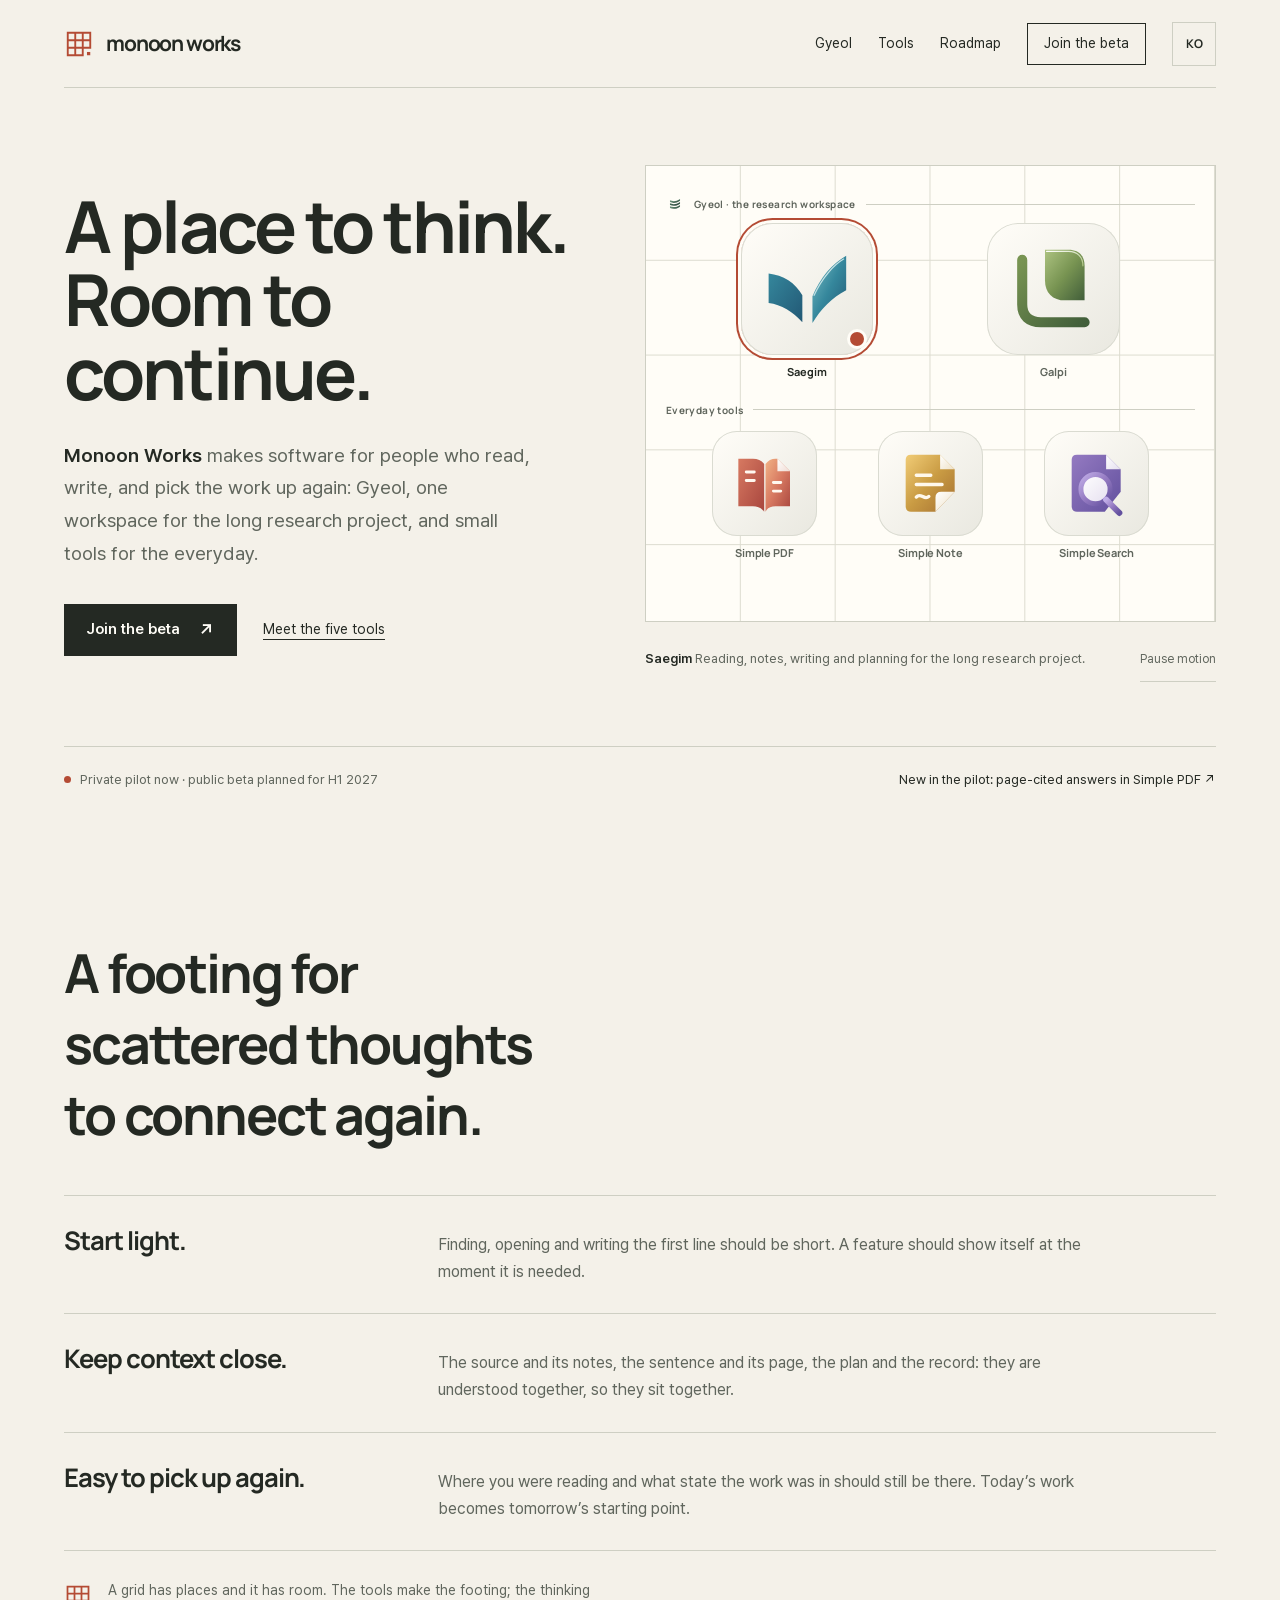
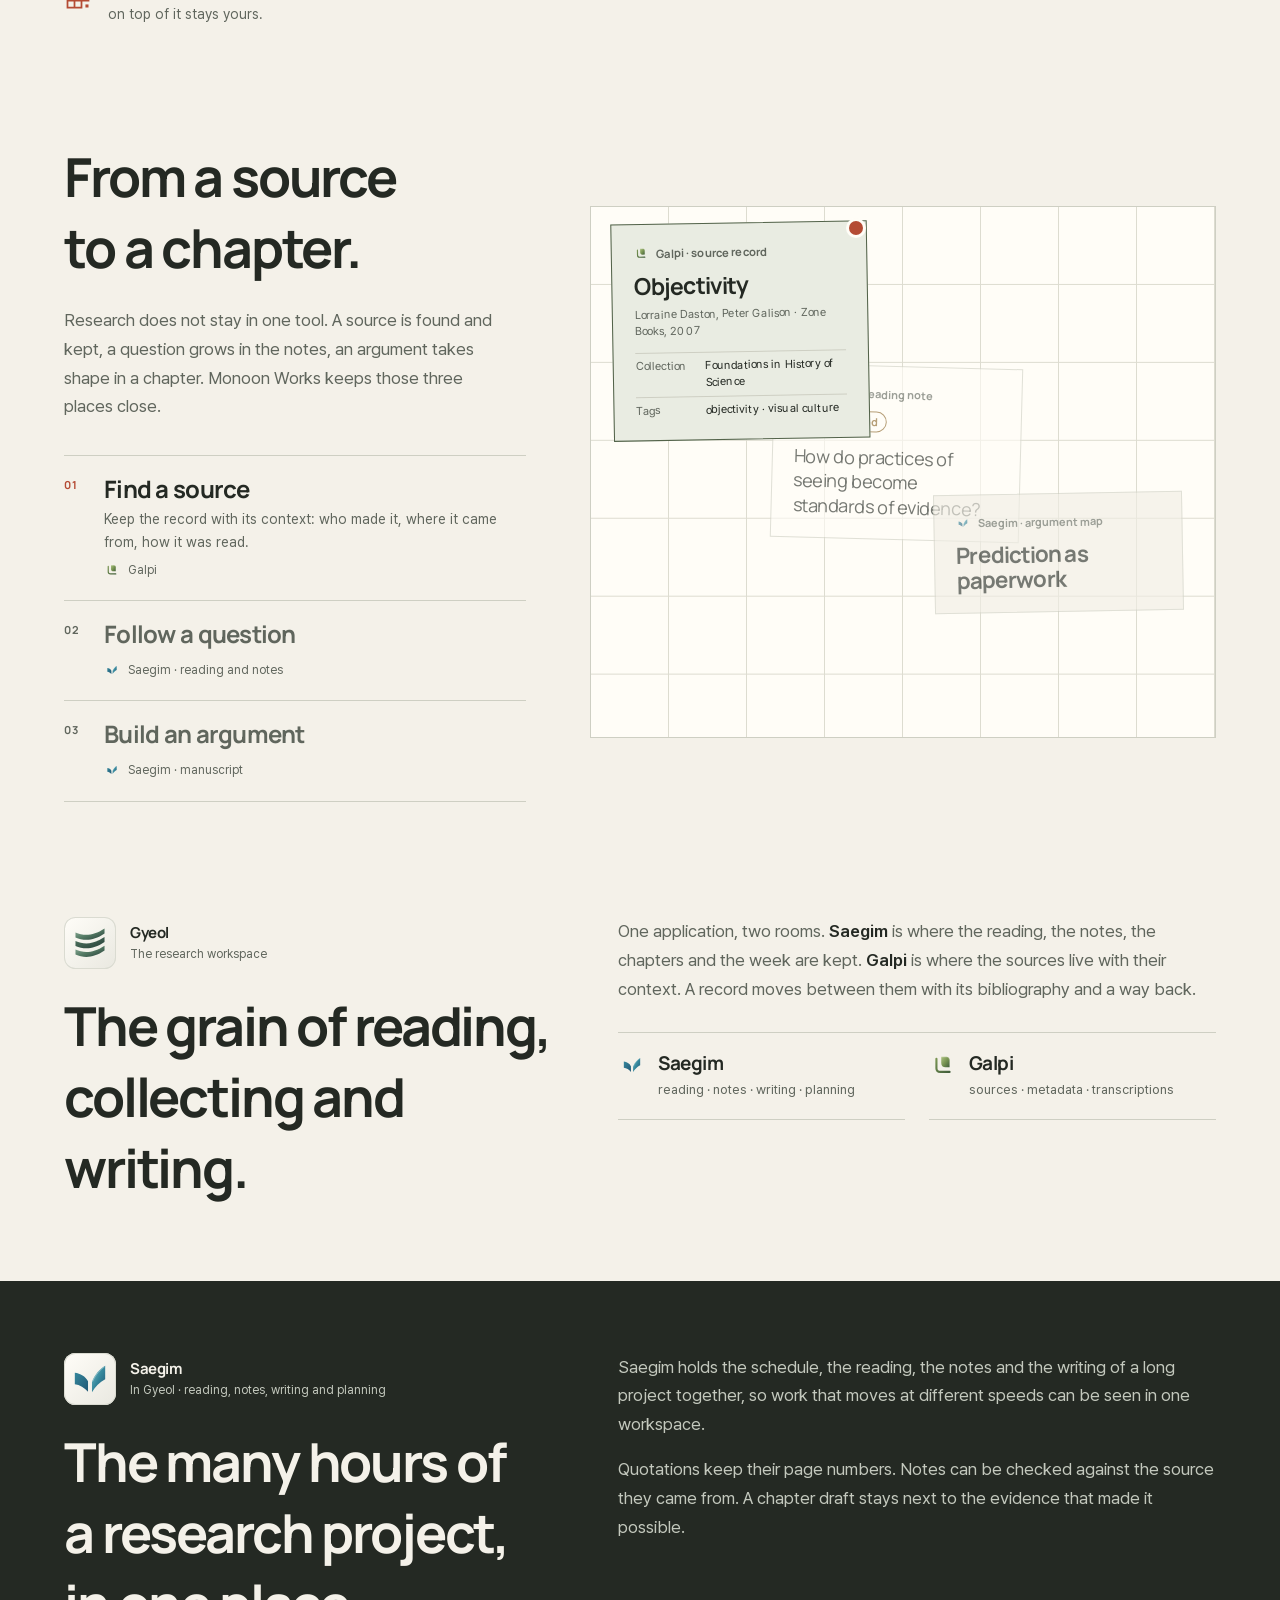
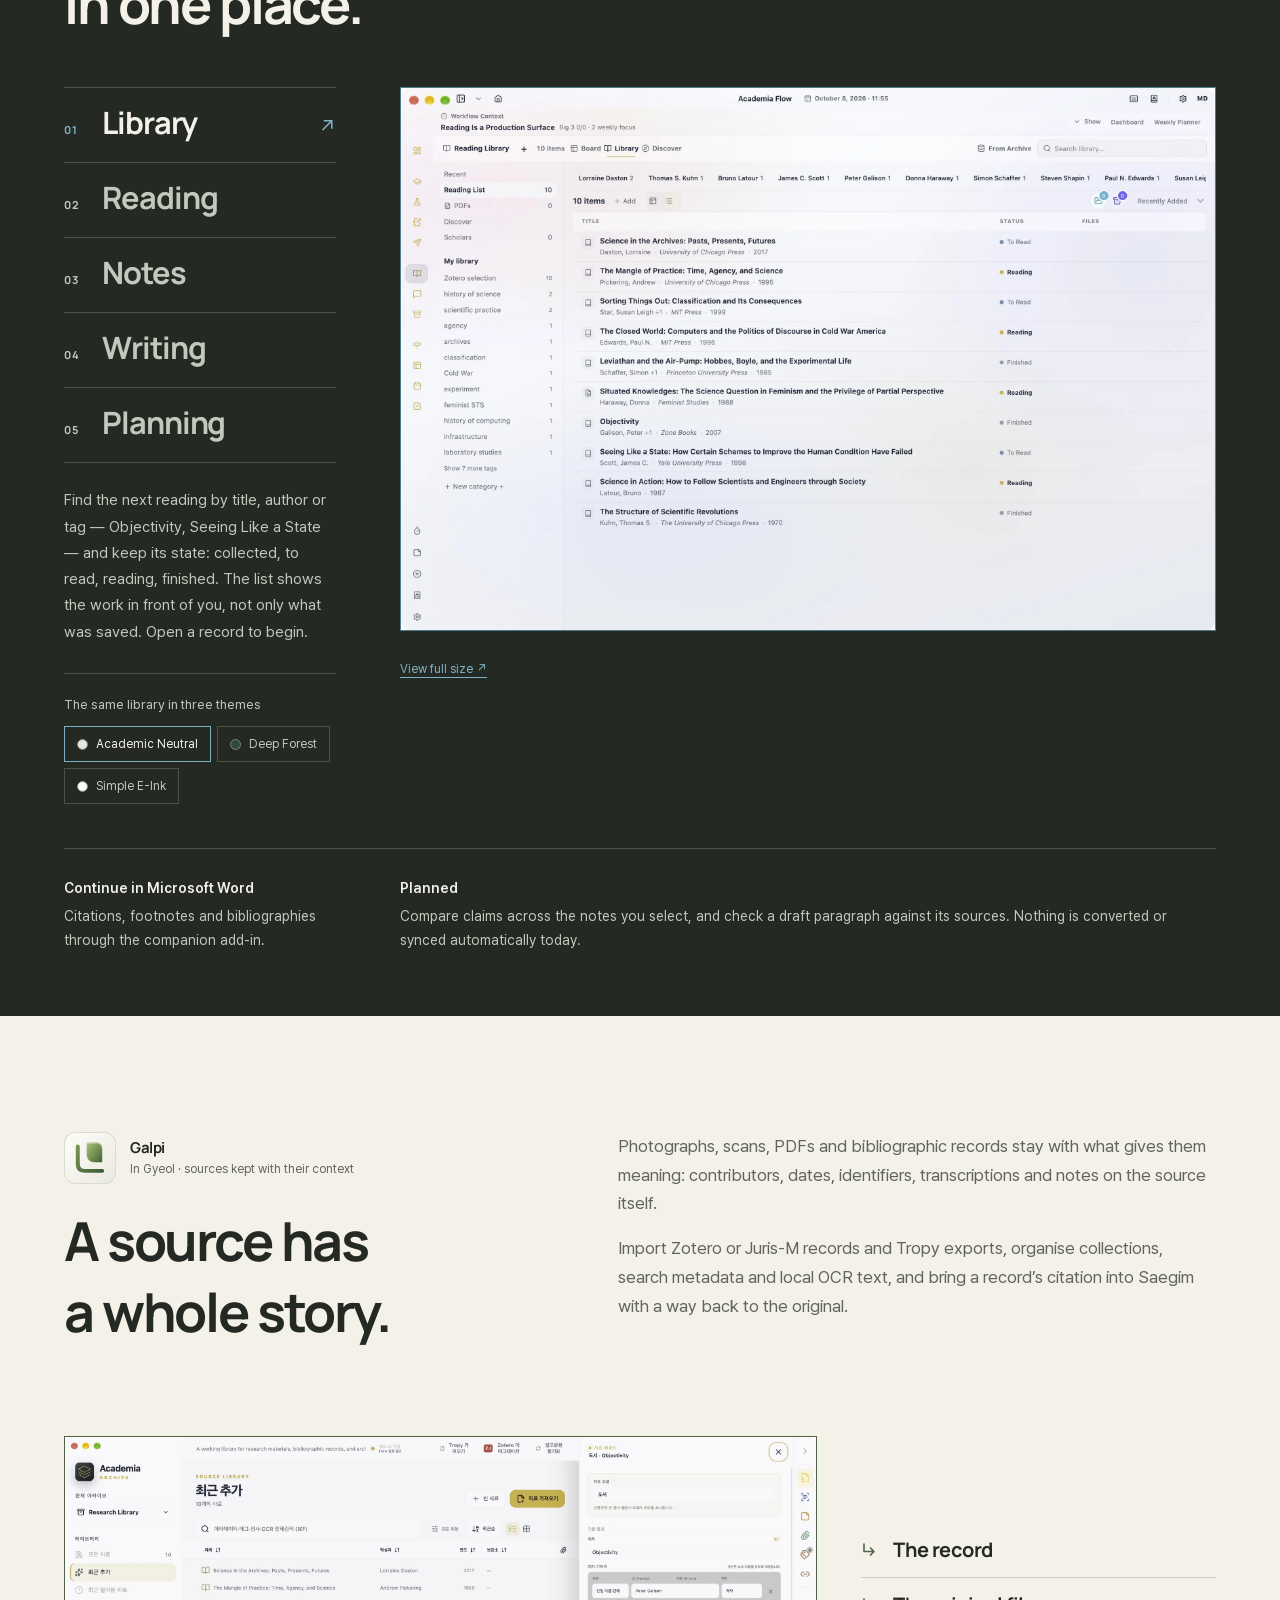
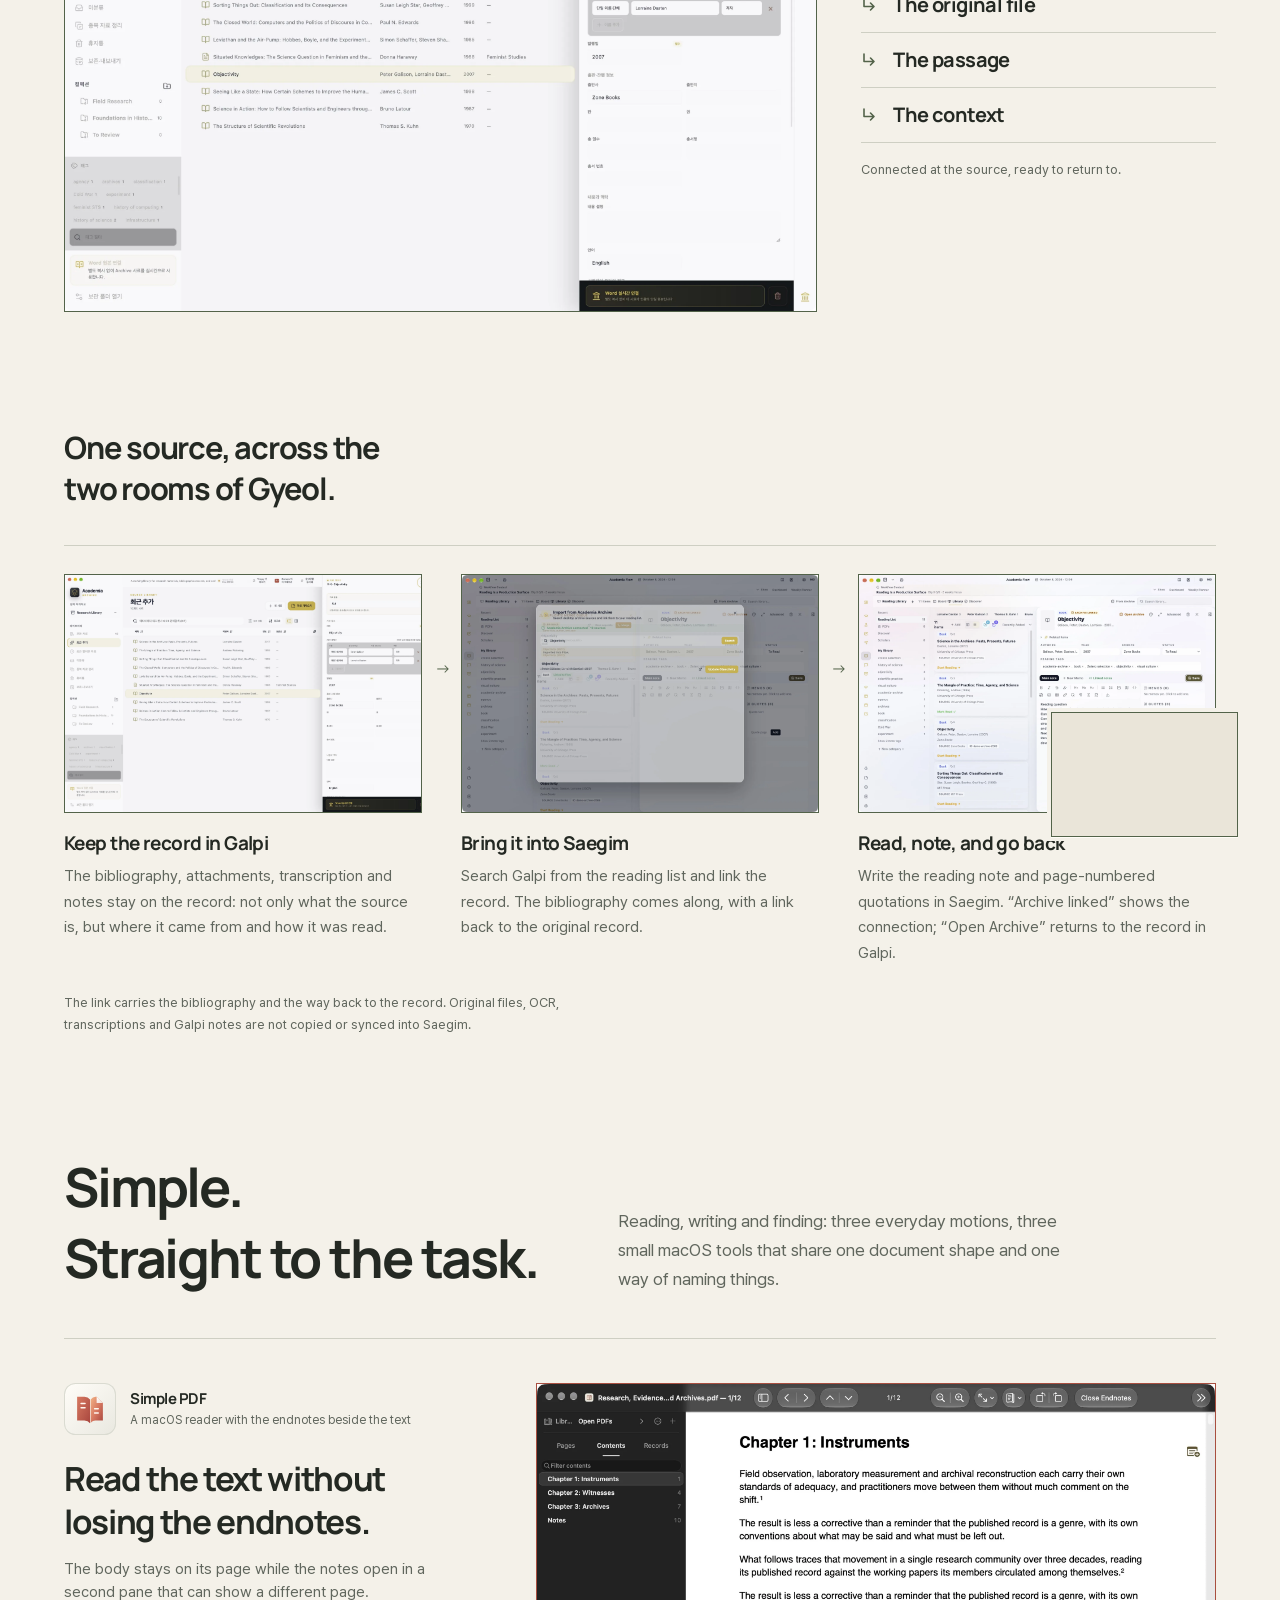
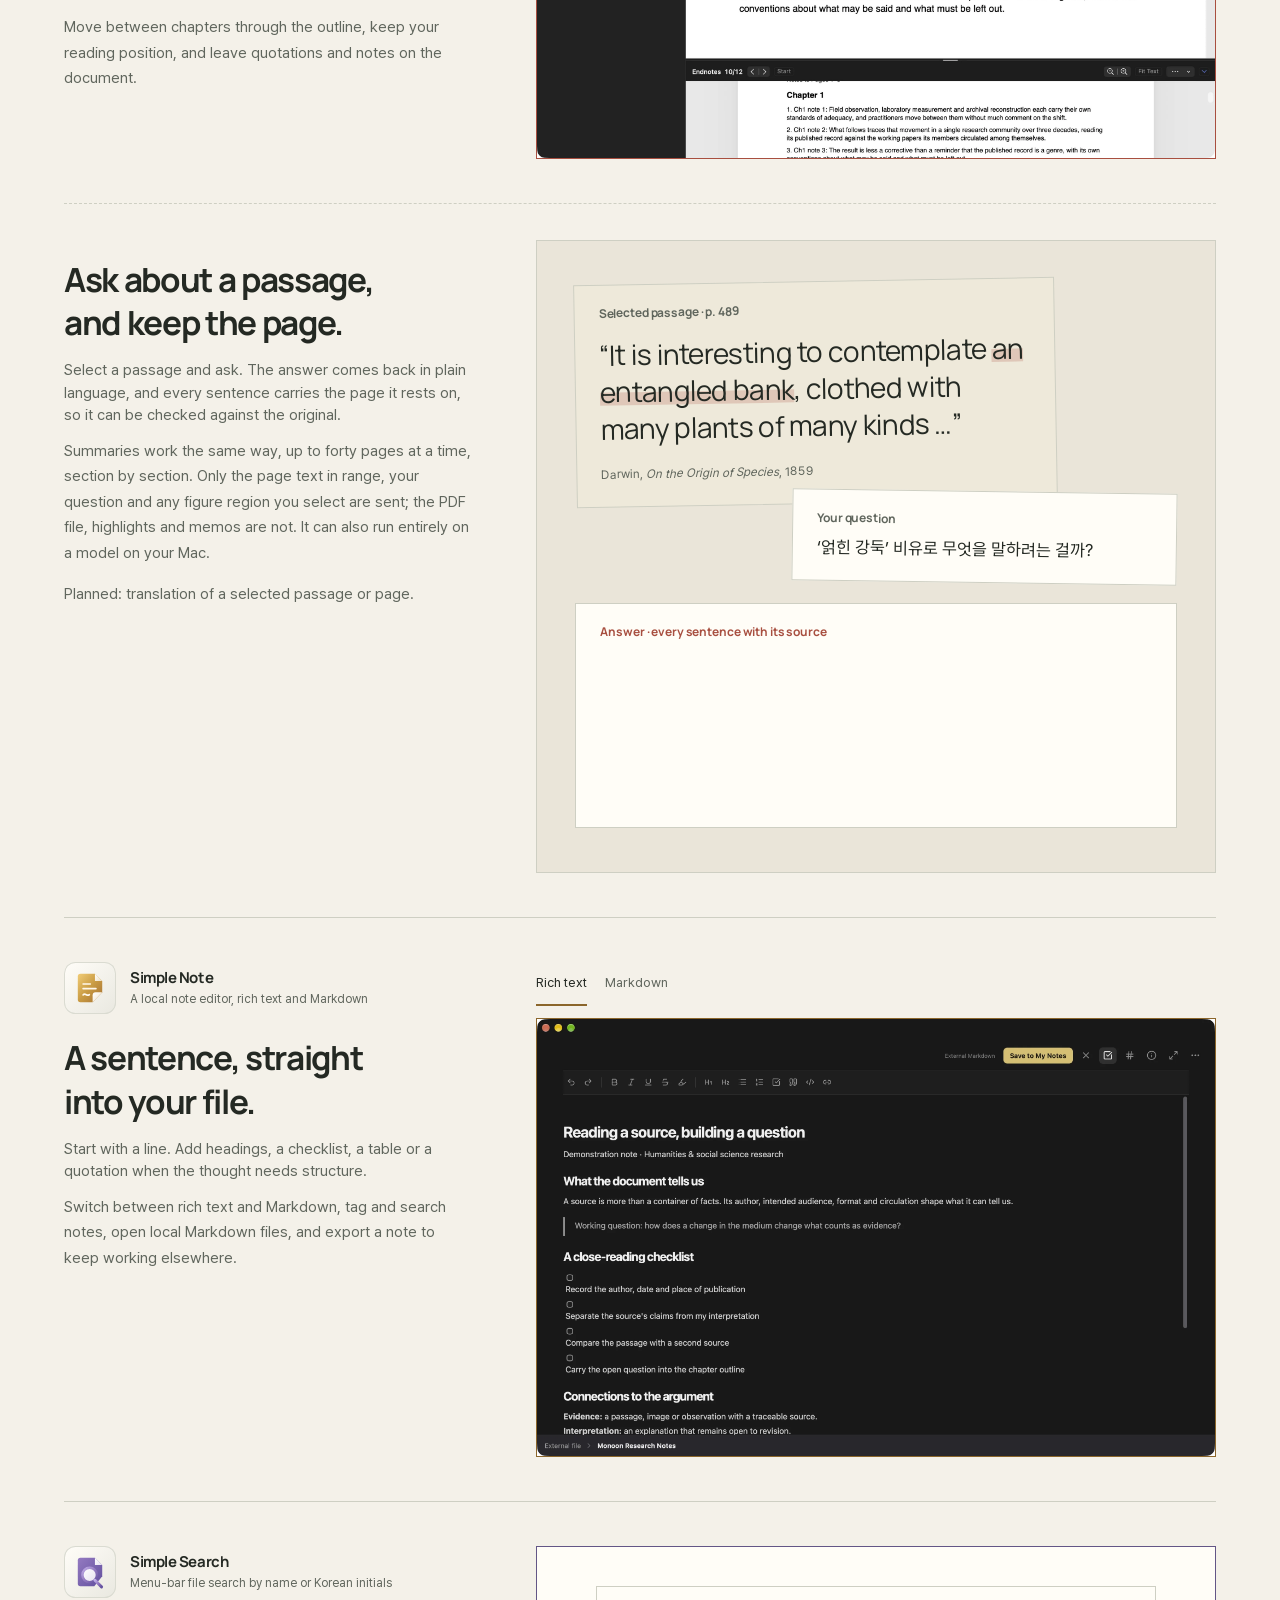
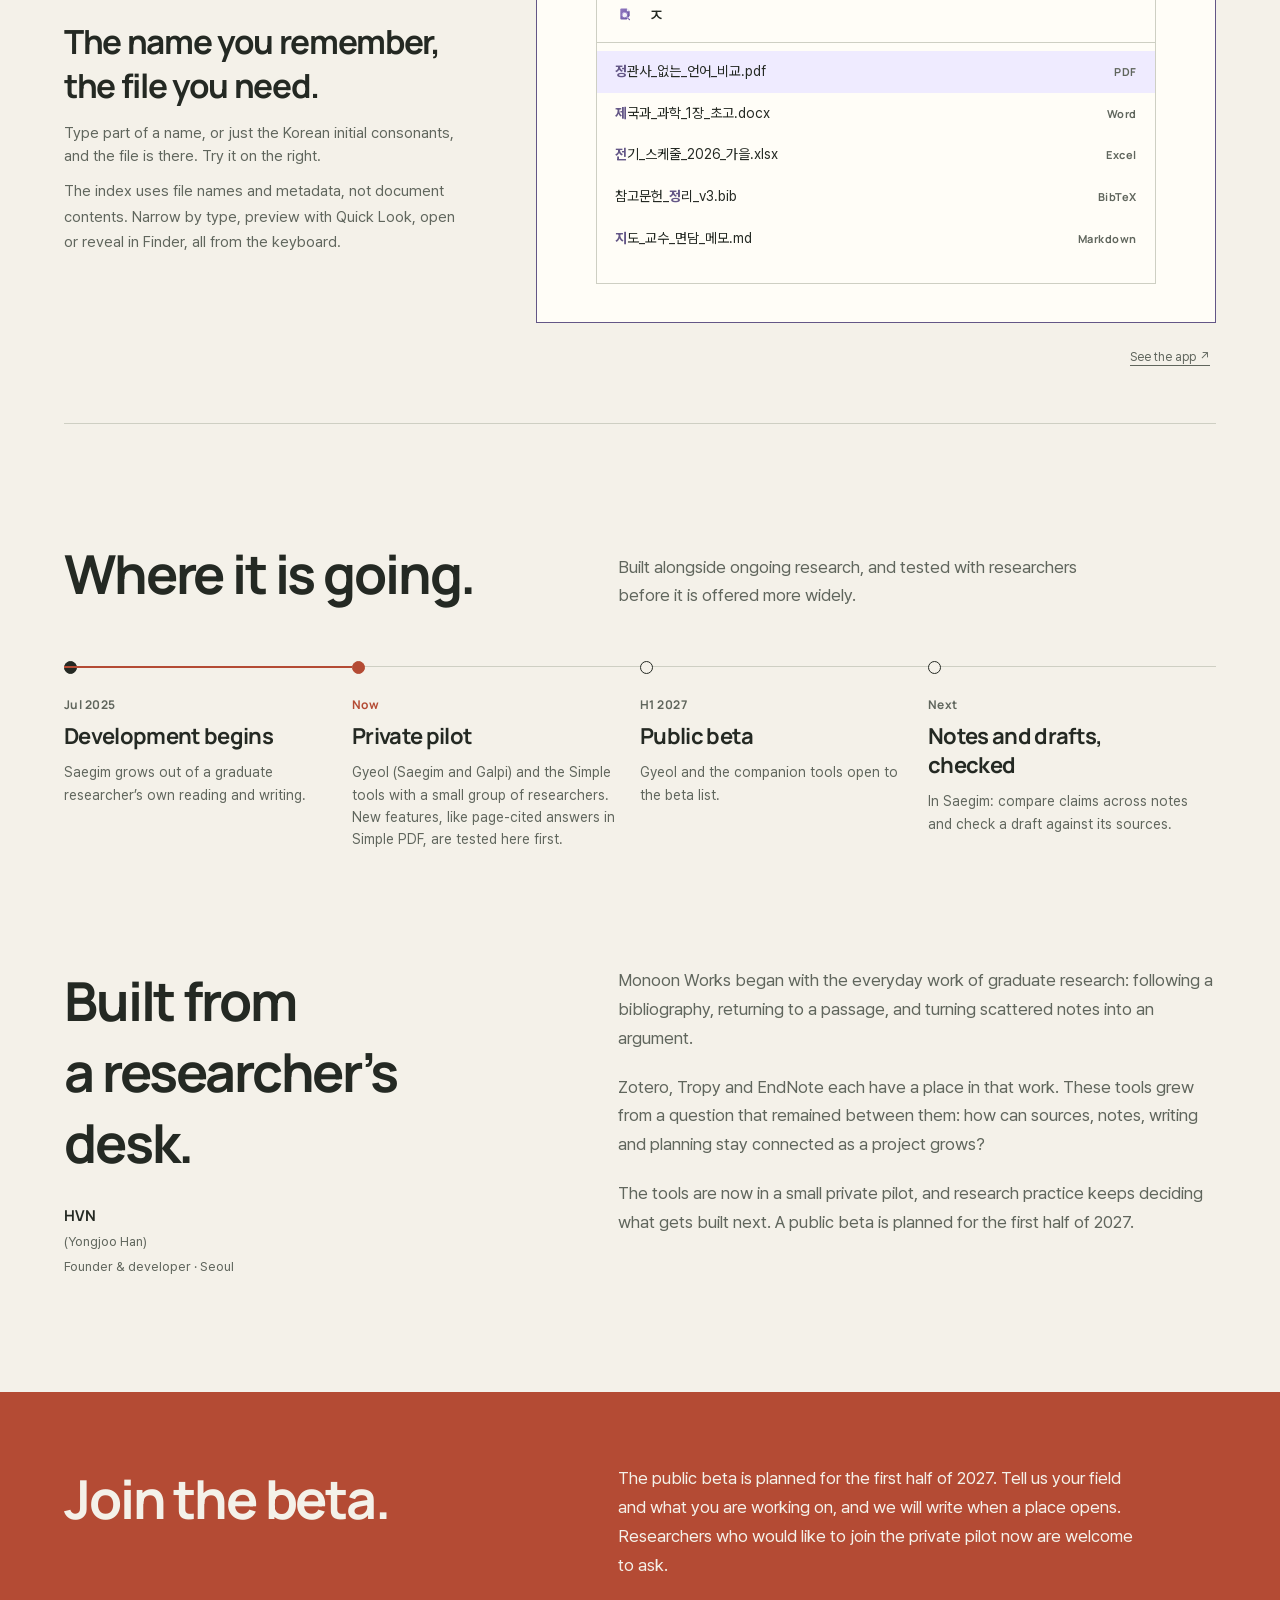
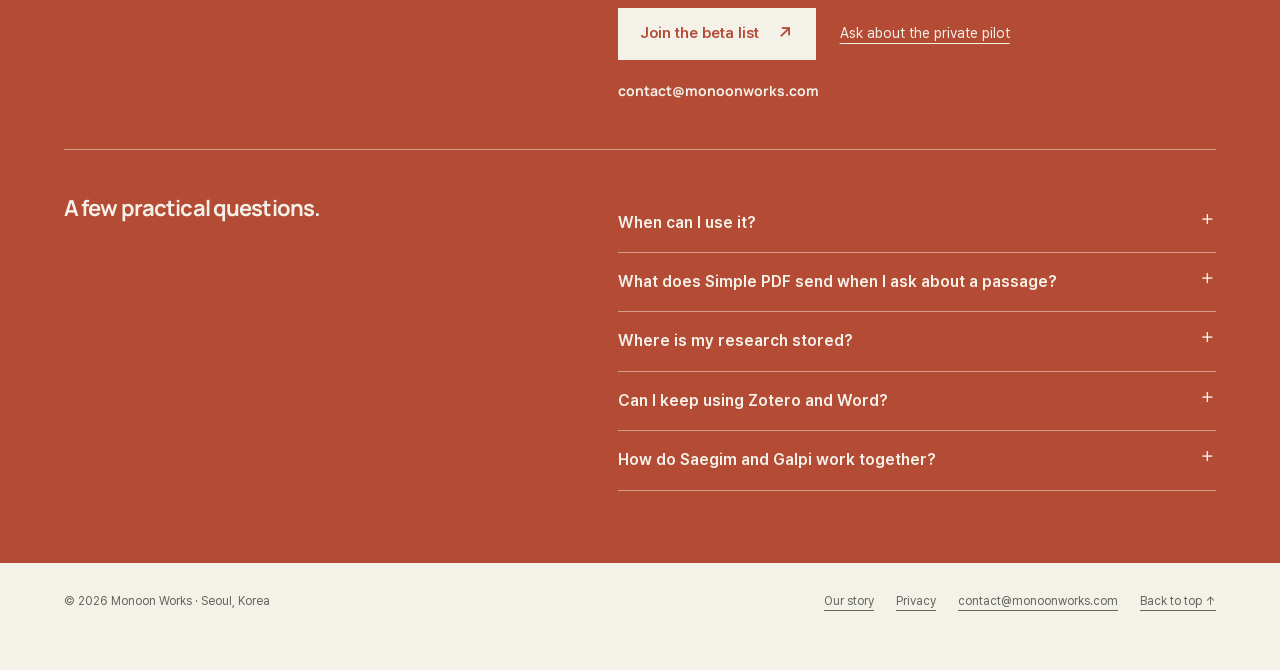
<file: index.html>
<!doctype html>
<html lang="en">
<head>
<meta charset="utf-8">
<meta name="viewport" content="width=device-width,initial-scale=1,viewport-fit=cover">
<meta name="theme-color" content="#F4F1E9">
<meta name="description" content="Monoon Works makes research software for the humanities and social sciences: Saegim for reading, notes, writing and planning, Galpi for sources, and Simple PDF with page-cited answers.">
<meta property="og:type" content="website">
<meta property="og:site_name" content="Monoon Works">
<meta property="og:title" content="Monoon Works — A place to think. Room to continue.">
<meta property="og:description" content="Research software for the humanities and social sciences. Saegim connects reading, notes, writing and planning; in Simple PDF, answers carry the page behind every sentence.">
<meta property="og:url" content="https://monoonworks.com/">
<meta property="og:image" content="https://monoonworks.com/images/flow-library.webp">
<meta name="twitter:card" content="summary_large_image">
<link rel="canonical" href="https://monoonworks.com/">
<link rel="icon" href="favicon.svg" type="image/svg+xml">
<link rel="stylesheet" href="site.css">
<title>Monoon Works — A place to think. Room to continue.</title>
<script type="application/ld+json">{"@context":"https://schema.org","@type":"Organization","name":"Monoon Works","alternateName":"모눈웍스","founder":{"@type":"Person","name":"Yongjoo Han","alternateName":"HVN"},"url":"https://monoonworks.com/","logo":"https://monoonworks.com/images/mark-monoon.svg","email":"contact@monoonworks.com","description":"Research software for the humanities and social sciences.","address":{"@type":"PostalAddress","addressLocality":"Seoul","addressCountry":"KR"}}</script>
</head>
<body id="top">
<a href="#main" class="skip" data-key="skip">Skip to content</a>
<div class="thread" aria-hidden="true"></div>
<svg width="0" height="0" style="position:absolute" aria-hidden="true">
<symbol id="m-monoon" viewBox="0 0 128 128"><path pathLength="1" d="M80 112H16V16H112V80H80V112ZM48 16V112M80 16V80M16 48H112M16 80H80" fill="none" stroke="currentColor" stroke-width="8"/><rect x="98" y="98" width="14" height="14" fill="currentColor"/></symbol>
<symbol id="m-gyeol" viewBox="0 0 128 128"><defs><linearGradient id="gyeol-ink" x1="0" y1="0" x2="1" y2="1"><stop offset="0.00" stop-color="#93B4A0"/><stop offset="0.50" stop-color="#547A64"/><stop offset="1.00" stop-color="#263E38"/></linearGradient><linearGradient id="gyeol-back" x1="0" y1="0" x2="1" y2="1"><stop offset="0.00" stop-color="#547A64"/><stop offset="1.00" stop-color="#263E38"/></linearGradient><linearGradient id="gyeol-fold" x1="0" y1="0" x2="1" y2="1"><stop offset="0.00" stop-color="#FFFFFF"/><stop offset="1.00" stop-color="#E1E8DD"/></linearGradient><linearGradient id="gyeol-edge" x1="0" y1="0" x2="1" y2="1"><stop offset="0.00" stop-color="#FFFFFF"/><stop offset="1.00" stop-color="#93B4A0"/></linearGradient></defs><g transform="translate(12 12) scale(.8125)"><path d="M20 32C46 43 73 43 108 20V35C74 58 46 58 20 47V32Z" fill="url(#gyeol-ink)"/><path d="M20 58C46 69 73 69 108 46V61C74 84 46 84 20 73V58Z" fill="url(#gyeol-back)"/><path d="M20 84C46 95 73 95 108 72V87C74 110 46 110 20 99V84Z" fill="url(#gyeol-ink)"/></g></symbol>
<symbol id="m-flow" viewBox="0 0 128 128"><defs><linearGradient id="flow-ink" x1="0" y1="0" x2="1" y2="1"><stop offset="0.00" stop-color="#7BBEC5"/><stop offset="0.50" stop-color="#35879C"/><stop offset="1.00" stop-color="#225875"/></linearGradient><linearGradient id="flow-back" x1="0" y1="0" x2="1" y2="1"><stop offset="0.00" stop-color="#35879C"/><stop offset="1.00" stop-color="#225875"/></linearGradient><linearGradient id="flow-fold" x1="0" y1="0" x2="1" y2="1"><stop offset="0.00" stop-color="#FFFFFF"/><stop offset="1.00" stop-color="#D9E8E8"/></linearGradient><linearGradient id="flow-edge" x1="0" y1="0" x2="1" y2="1"><stop offset="0.00" stop-color="#FFFFFF"/><stop offset="1.00" stop-color="#7BBEC5"/></linearGradient></defs><g transform="translate(12 12) scale(.8125)"><path d="M18 45C35 47 50 56 58 71V103C47 90 33 82 18 80V45Z" fill="url(#flow-back)"/><path d="M70 72C79 50 94 33 110 24V65C93 74 80 87 70 104V72Z" fill="url(#flow-ink)"/><path d="M72 71C81 51 95 35 107 28" fill="none" stroke="url(#flow-edge)" stroke-width="1.5" stroke-linecap="round" stroke-linejoin="round"/></g></symbol>
<symbol id="m-archive" viewBox="0 0 128 128"><defs><linearGradient id="archive-ink" x1="0" y1="0" x2="1" y2="1"><stop offset="0.00" stop-color="#ADC381"/><stop offset="0.50" stop-color="#789452"/><stop offset="1.00" stop-color="#415E3A"/></linearGradient><linearGradient id="archive-back" x1="0" y1="0" x2="1" y2="1"><stop offset="0.00" stop-color="#789452"/><stop offset="1.00" stop-color="#415E3A"/></linearGradient><linearGradient id="archive-fold" x1="0" y1="0" x2="1" y2="1"><stop offset="0.00" stop-color="#FFFFFF"/><stop offset="1.00" stop-color="#E1E8D6"/></linearGradient><linearGradient id="archive-edge" x1="0" y1="0" x2="1" y2="1"><stop offset="0.00" stop-color="#FFFFFF"/><stop offset="1.00" stop-color="#ADC381"/></linearGradient></defs><g transform="translate(12 12) scale(.8125)"><path d="M27 29V82C27 96 35 103 49 103H101" fill="none" stroke="url(#archive-back)" stroke-width="12" stroke-linecap="round" stroke-linejoin="round"/><path d="M54 17H82C94 17 101 24 101 36V77H78C63 77 54 68 54 53V17Z" fill="url(#archive-ink)"/><path d="M56 19H82C92 19 99 25 99 36" fill="none" stroke="url(#archive-edge)" stroke-width="1.5" stroke-linecap="round" stroke-linejoin="round"/></g></symbol>
<symbol id="m-pdf" viewBox="0 0 128 128"><defs><linearGradient id="pdf-ink" x1="0" y1="0" x2="1" y2="1"><stop offset="0.00" stop-color="#F2B386"/><stop offset="0.50" stop-color="#D77961"/><stop offset="1.00" stop-color="#A8463E"/></linearGradient><linearGradient id="pdf-back" x1="0" y1="0" x2="1" y2="1"><stop offset="0.00" stop-color="#D77961"/><stop offset="1.00" stop-color="#A8463E"/></linearGradient><linearGradient id="pdf-fold" x1="0" y1="0" x2="1" y2="1"><stop offset="0.00" stop-color="#FFFFFF"/><stop offset="1.00" stop-color="#F0DCD4"/></linearGradient><linearGradient id="pdf-edge" x1="0" y1="0" x2="1" y2="1"><stop offset="0.00" stop-color="#FFFFFF"/><stop offset="1.00" stop-color="#F2B386"/></linearGradient></defs><g transform="translate(12 12) scale(.8125)"><path d="M25 27H47Q58 27 64 35V107Q58 99 47 99H25Z" fill="url(#pdf-back)"/><path d="M66 35Q72 27 81 27H84L103 46V99H81Q70 99 66 107Z" fill="url(#pdf-ink)"/><path d="M84 27V46H103Z" fill="url(#pdf-fold)"/><path d="M37 47H49M37 60H49M78 63H89M78 76H89" fill="none" stroke="#FFF8EF" stroke-width="4.5" stroke-linecap="round" stroke-linejoin="round"/></g></symbol>
<symbol id="m-note" viewBox="0 0 128 128"><defs><linearGradient id="note-ink" x1="0" y1="0" x2="1" y2="1"><stop offset="0.00" stop-color="#F1CC76"/><stop offset="0.50" stop-color="#C99B43"/><stop offset="1.00" stop-color="#A57032"/></linearGradient><linearGradient id="note-back" x1="0" y1="0" x2="1" y2="1"><stop offset="0.00" stop-color="#C99B43"/><stop offset="1.00" stop-color="#A57032"/></linearGradient><linearGradient id="note-fold" x1="0" y1="0" x2="1" y2="1"><stop offset="0.00" stop-color="#FFFFFF"/><stop offset="1.00" stop-color="#EEE1C7"/></linearGradient><linearGradient id="note-edge" x1="0" y1="0" x2="1" y2="1"><stop offset="0.00" stop-color="#FFFFFF"/><stop offset="1.00" stop-color="#F1CC76"/></linearGradient></defs><g transform="translate(12 12) scale(.8125)"><path d="M35 21H79L101 43V77L72 107H35Q27 107 27 99V29Q27 21 35 21Z" fill="url(#note-ink)"/><path d="M79 21V43H101Z" fill="url(#note-fold)"/><path d="M101 77H81Q72 77 72 86V107Z" fill="url(#note-fold)"/><path d="M43 52H65M43 66H82M43 85C50 77 55 91 62 84" fill="none" stroke="#FFF8EB" stroke-width="5" stroke-linecap="round" stroke-linejoin="round"/></g></symbol>
<symbol id="m-return" viewBox="0 0 16 16"><path d="M3 2v7.5h9M9.5 6l3.5 3.5L9.5 13" fill="none" stroke="currentColor" stroke-width="1.6" stroke-linecap="round" stroke-linejoin="round"/></symbol>
<symbol id="m-search" viewBox="0 0 128 128"><defs><linearGradient id="search-ink" x1="0" y1="0" x2="1" y2="1"><stop offset="0.00" stop-color="#C0ADE7"/><stop offset="0.50" stop-color="#947AC1"/><stop offset="1.00" stop-color="#62509E"/></linearGradient><linearGradient id="search-back" x1="0" y1="0" x2="1" y2="1"><stop offset="0.00" stop-color="#947AC1"/><stop offset="1.00" stop-color="#62509E"/></linearGradient><linearGradient id="search-fold" x1="0" y1="0" x2="1" y2="1"><stop offset="0.00" stop-color="#FFFFFF"/><stop offset="1.00" stop-color="#E5DFEF"/></linearGradient><linearGradient id="search-edge" x1="0" y1="0" x2="1" y2="1"><stop offset="0.00" stop-color="#FFFFFF"/><stop offset="1.00" stop-color="#C0ADE7"/></linearGradient></defs><g transform="translate(12 12) scale(.8125)"><path d="M35 21H79L101 43V77L77 107H35Q27 107 27 99V29Q27 21 35 21Z" fill="url(#search-back)"/><path d="M79 21V43H101Z" fill="url(#search-fold)"/><circle cx="63" cy="73" r="22" fill="url(#search-fold)" stroke="url(#search-ink)" stroke-width="7.5"/><path d="M79 89L99 109" fill="none" stroke="url(#search-ink)" stroke-width="9" stroke-linecap="round" stroke-linejoin="round"/></g></symbol>
</svg>
<div class="wrap">
<header class="site-header">
<a class="wordmark" href="#top" aria-label="Monoon Works home"><svg class="mark"><use href="#m-monoon"/></svg><span>monoon works</span></a>
<nav class="site-nav" aria-label="Main navigation"><a href="#gyeol">Gyeol</a><a href="#simple" data-key="nav.tools">Tools</a><a href="#roadmap" data-key="nav.roadmap">Roadmap</a><a href="#beta" class="nav-cta" data-key="nav.beta">Join the beta</a><button type="button" class="lang" aria-label="한국어로 전환">KO</button></nav>
</header>
</div>
<main id="main">
<div class="wrap">
<section class="hero" aria-labelledby="hero-title">
<div>
<h1 id="hero-title" data-key="hero.title">A place to think.<br>Room to continue.</h1>
<p class="hero-lead" data-key="hero.lead"><strong>Monoon Works</strong> makes software for people who read, write, and pick the work up again: Gyeol, one workspace for the long research project, and small tools for the everyday.</p>
<div class="hero-actions"><a class="button" href="#beta"><span data-key="hero.beta">Join the beta</span><span class="arrow" aria-hidden="true">↗</span></a><a class="text-link" href="#principles" data-key="hero.tools">Meet the five tools</a></div>
</div>
<figure class="board-figure" aria-label="The five tools on the Monoon grid">
<div class="board" id="board">
<div class="board-row top" aria-hidden="true"><svg class="mark"><use href="#m-gyeol"/></svg><span data-key="board.long">Gyeol · the research workspace</span></div>
<div class="board-row bottom" aria-hidden="true"><span data-key="board.daily">Everyday tools</span></div>
<button type="button" class="tile flow" data-tool="flow" aria-pressed="false"><svg aria-hidden="true"><use href="#m-flow"/></svg><span class="tile-name" data-key="tile.flow">Saegim</span></button>
<button type="button" class="tile archive" data-tool="archive" aria-pressed="false"><svg aria-hidden="true"><use href="#m-archive"/></svg><span class="tile-name" data-key="tile.archive">Galpi</span></button>
<button type="button" class="tile simple pdf" data-tool="pdf" aria-pressed="false"><svg aria-hidden="true"><use href="#m-pdf"/></svg><span class="tile-name">Simple PDF</span></button>
<button type="button" class="tile simple note" data-tool="note" aria-pressed="false"><svg aria-hidden="true"><use href="#m-note"/></svg><span class="tile-name">Simple Note</span></button>
<button type="button" class="tile simple search" data-tool="search" aria-pressed="false"><svg aria-hidden="true"><use href="#m-search"/></svg><span class="tile-name">Simple Search</span></button>
<div class="dot" id="dot" aria-hidden="true"></div>
</div>
<figcaption class="board-caption"><span id="board-label" aria-live="polite"><strong data-key="board.idle.t">Five tools, one grid.</strong> <span data-key="board.idle.d">The dot is the work in hand.</span></span><button type="button" class="motion-toggle" aria-pressed="false" data-key="motion.pause">Pause motion</button></figcaption>
</figure>
<div class="hero-foot"><p class="status"><i aria-hidden="true"></i><span data-key="status">Private pilot now · public beta planned for H1 2027</span></p><a href="#ask" data-key="hero.ask">New in the pilot: page-cited answers in Simple PDF ↗</a></div>
</section>

<section class="principles" id="principles" aria-labelledby="principles-title">
<h2 id="principles-title" class="reveal" data-key="principles.title">A footing for scattered thoughts to connect again.</h2>
<div class="ledger">
<div class="ledger-row reveal"><h3 data-key="p1.t">Start light.</h3><p data-key="p1.d">Finding, opening and writing the first line should be short. A feature should show itself at the moment it is needed.</p></div>
<div class="ledger-row reveal"><h3 data-key="p2.t">Keep context close.</h3><p data-key="p2.d">The source and its notes, the sentence and its page, the plan and the record: they are understood together, so they sit together.</p></div>
<div class="ledger-row reveal"><h3 data-key="p3.t">Easy to pick up again.</h3><p data-key="p3.d">Where you were reading and what state the work was in should still be there. Today’s work becomes tomorrow’s starting point.</p></div>
</div>
<p class="principles-note reveal"><svg class="mark"><use href="#m-monoon"/></svg><span data-key="principles.note">A grid has places and it has room. The tools make the footing; the thinking on top of it stays yours.</span></p>
</section>
<section class="path" id="path" aria-labelledby="path-title">
<div class="path-copy">
<h2 id="path-title" class="reveal" data-key="path.title">From a source<br>to a chapter.</h2>
<p class="path-lead reveal" data-key="path.lead">Research does not stay in one tool. A source is found and kept, a question grows in the notes, an argument takes shape in a chapter. Monoon Works keeps those three places close.</p>
<ol class="path-steps" aria-label="From a source to a chapter">
<li><button type="button" class="path-step" data-scene="0" aria-pressed="true"><span class="num">01</span><span class="t" data-key="path.s1.t">Find a source</span><span class="d"><span data-key="path.s1.d">Keep the record with its context: who made it, where it came from, how it was read.</span></span></button><a class="path-tool" href="#archive"><svg class="mark" aria-hidden="true"><use href="#m-archive"/></svg><span data-key="path.s1.tool">Galpi</span></a></li>
<li><button type="button" class="path-step" data-scene="1" aria-pressed="false"><span class="num">02</span><span class="t" data-key="path.s2.t">Follow a question</span><span class="d"><span data-key="path.s2.d">Write the question beside the source, with the page it came from.</span></span></button><a class="path-tool" href="#flow"><svg class="mark" aria-hidden="true"><use href="#m-flow"/></svg><span data-key="path.s2.tool">Saegim · reading and notes</span></a></li>
<li><button type="button" class="path-step" data-scene="2" aria-pressed="false"><span class="num">03</span><span class="t" data-key="path.s3.t">Build an argument</span><span class="d"><span data-key="path.s3.d">Carry the claim, its evidence and the counterpoint into the chapter.</span></span></button><a class="path-tool" href="#flow"><svg class="mark" aria-hidden="true"><use href="#m-flow"/></svg><span data-key="path.s3.tool">Saegim · manuscript</span></a></li>
</ol>
</div>
<figure class="path-figure" aria-label="Illustration: a source record in Galpi, a reading note and an argument map in Saegim, connected by the work in hand">
<div class="path-canvas" data-scene="0" aria-hidden="true">
<svg class="path-route"><path class="route"/></svg>
<span class="path-dot"></span>
<div class="sheet source">
 <span class="sheet-kind"><svg class="mark"><use href="#m-archive"/></svg><span data-key="sheet.source">Galpi · source record</span></span>
 <p class="sheet-title">Objectivity</p>
 <p class="sheet-sub">Lorraine Daston, Peter Galison · Zone Books, 2007</p>
 <div class="sheet-open"><div><dl class="sheet-more"><div><dt data-key="sheet.collection">Collection</dt><dd>Foundations in History of Science</dd></div><div><dt data-key="sheet.tags">Tags</dt><dd>objectivity · visual culture</dd></div></dl></div></div>
</div>
<div class="sheet note">
 <span class="sheet-kind"><svg class="mark"><use href="#m-flow"/></svg><span data-key="sheet.note">Saegim · reading note</span></span>
 <p class="sheet-chip" data-key="sheet.linked">Archive linked</p>
 <p class="sheet-title q">How do practices of seeing become standards of evidence?</p>
 <div class="sheet-open"><div><dl class="sheet-more"><div><dt data-key="sheet.connection">Connection</dt><dd data-key="sheet.connection.d">Atlases beside the charts in policy briefings</dd></div><div><dt data-key="sheet.next">Next</dt><dd data-key="sheet.next.d">Check the source context, then Chapter 2</dd></div></dl></div></div>
</div>
<div class="sheet chapter">
 <span class="sheet-kind"><svg class="mark"><use href="#m-flow"/></svg><span data-key="sheet.chapter">Saegim · argument map</span></span>
 <p class="sheet-title">Prediction as paperwork</p>
 <div class="sheet-open"><div><ol class="sheet-rows"><li><b data-key="sheet.claim">Claim</b><span data-key="sheet.claim.d">Authority was assembled through documents</span></li><li><b data-key="sheet.evidence">Evidence needed</b><span data-key="sheet.evidence.d">Revision trail, meeting minutes</span></li><li><b data-key="sheet.counter">Counterpoint</b><span data-key="sheet.counter.d">Paperwork is not merely downstream</span></li></ol></div></div>
</div>
</div>

</figure>
</section>
</div>

<div class="wrap">
<section class="gyeol-section" id="gyeol" aria-labelledby="gyeol-title">
<div class="gyeol-head reveal"><div class="product-id"><span class="tile gyeol" aria-hidden="true"><svg><use href="#m-gyeol"/></svg></span><span><span data-key="gyeol.name">Gyeol</span><small data-key="gyeol.sub">The research workspace</small></span></div><h2 id="gyeol-title" data-key="gyeol.title">The grain of reading,<br>collecting and writing.</h2></div>
<div class="gyeol-copy reveal"><p data-key="gyeol.copy">One application, two rooms. <strong>Saegim</strong> is where the reading, the notes, the chapters and the week are kept. <strong>Galpi</strong> is where the sources live with their context. A record moves between them with its bibliography and a way back.</p>
<div class="gyeol-rooms"><a href="#flow"><svg class="mark" aria-hidden="true"><use href="#m-flow"/></svg><b data-key="gyeol.r1">Saegim</b><span data-key="gyeol.r1.d">reading · notes · writing · planning</span></a><a href="#archive"><svg class="mark" aria-hidden="true"><use href="#m-archive"/></svg><b data-key="gyeol.r2">Galpi</b><span data-key="gyeol.r2.d">sources · metadata · transcriptions</span></a></div></div>
</section>
</div>
<section class="workbench product" id="flow" aria-labelledby="flow-title">
<div class="wrap">
<div class="product-head">
<div><div class="product-id"><span class="tile flow" aria-hidden="true"><svg><use href="#m-flow"/></svg></span><span><span data-key="flow.name">Saegim</span><small data-key="flow.sub">In Gyeol · reading, notes, writing and planning</small></span></div><h2 id="flow-title" data-key="flow.title">The many hours of a research project, in one place.</h2></div>
<div class="product-copy"><p data-key="flow.copy1">Saegim holds the schedule, the reading, the notes and the writing of a long project together, so work that moves at different speeds can be seen in one workspace.</p><p data-key="flow.copy2">Quotations keep their page numbers. Notes can be checked against the source they came from. A chapter draft stays next to the evidence that made it possible.</p></div>
</div>
<div class="workbench-grid">
<div><div class="stage-tabs" role="tablist" aria-orientation="vertical" aria-label="Saegim workflow">
<button id="stage-tab-0" class="stage-tab" role="tab" type="button" aria-selected="true" aria-controls="stage-panel-0" tabindex="0" data-stage="0"><span class="num">01</span><span class="name" data-key="stage.library">Library</span><span class="go" aria-hidden="true">↗</span></button>
<button id="stage-tab-1" class="stage-tab" role="tab" type="button" aria-selected="false" aria-controls="stage-panel-1" tabindex="-1" data-stage="1"><span class="num">02</span><span class="name" data-key="stage.read">Reading</span><span class="go" aria-hidden="true">↗</span></button>
<button id="stage-tab-2" class="stage-tab" role="tab" type="button" aria-selected="false" aria-controls="stage-panel-2" tabindex="-1" data-stage="2"><span class="num">03</span><span class="name" data-key="stage.notes">Notes</span><span class="go" aria-hidden="true">↗</span></button>
<button id="stage-tab-3" class="stage-tab" role="tab" type="button" aria-selected="false" aria-controls="stage-panel-3" tabindex="-1" data-stage="3"><span class="num">04</span><span class="name" data-key="stage.writing">Writing</span><span class="go" aria-hidden="true">↗</span></button>
<button id="stage-tab-4" class="stage-tab" role="tab" type="button" aria-selected="false" aria-controls="stage-panel-4" tabindex="-1" data-stage="4"><span class="num">05</span><span class="name" data-key="stage.planning">Planning</span><span class="go" aria-hidden="true">↗</span></button>
</div><p class="stage-description" id="stage-description"></p>
<div class="theme-switch" id="theme-switch"><p data-key="themes.lead">The same library in three themes</p><div role="group" aria-label="Theme"><button type="button" class="theme-tab" data-theme="" aria-pressed="true"><i style="background:#e8e7dd"></i>Academic Neutral</button><button type="button" class="theme-tab" data-theme="-forest" aria-pressed="false"><i style="background:#2e4a39"></i>Deep Forest</button><button type="button" class="theme-tab" data-theme="-eink" aria-pressed="false"><i style="background:#fff"></i>Simple E-Ink</button></div></div></div>
<div>
<div class="shot-stack">
<div id="stage-panel-0" class="shot is-active" role="tabpanel" aria-labelledby="stage-tab-0"><button type="button" data-image="images/flow-library.webp" aria-label="Enlarge library"><img id="library-shot" src="images/flow-library.webp" width="2400" height="1600" alt="Saegim reading library: Objectivity, Seeing Like a State and other records with tags and reading states." loading="lazy" decoding="async"></button></div>
<div id="stage-panel-1" class="shot" role="tabpanel" aria-labelledby="stage-tab-1" hidden><button type="button" data-image="images/flow-linked-reading.webp" aria-label="Enlarge reading record"><img src="images/flow-linked-reading.webp" width="2400" height="1600" alt="Saegim record for Objectivity with the bibliography, a reading note and the quotation panel." loading="lazy" decoding="async"></button></div>
<div id="stage-panel-2" class="shot" role="tabpanel" aria-labelledby="stage-tab-2" hidden><button type="button" data-image="images/flow-notes.webp" aria-label="Enlarge research notes"><img src="images/flow-notes.webp" width="2400" height="1600" alt="Saegim research note “Argument map · Prediction as paperwork” with Claim, Evidence needed and Counterpoint." loading="lazy" decoding="async"></button></div>
<div id="stage-panel-3" class="shot" role="tabpanel" aria-labelledby="stage-tab-3" hidden><button type="button" data-image="images/flow-manuscript.webp" aria-label="Enlarge chapter writing"><img src="images/flow-manuscript.webp" width="2400" height="1600" alt="Saegim manuscript workspace for The Paper Trail of Prediction: binder on the left, chapter body in the middle, structure beside it." loading="lazy" decoding="async"></button></div>
<div id="stage-panel-4" class="shot" role="tabpanel" aria-labelledby="stage-tab-4" hidden><button type="button" data-image="images/flow-week.webp" aria-label="Enlarge weekly planning"><img src="images/flow-week.webp" width="2400" height="1600" alt="Saegim weekly plan with reading, research, writing, seminars, meetings and administration placed through the week." loading="lazy" decoding="async"></button></div>
</div>
<div class="shot-caption"><p id="stage-caption" hidden></p><button type="button" id="active-zoom" data-key="zoom">View full size ↗</button></div>
</div>
</div>
<div class="workbench-foot">
<div><strong data-key="flow.word.t">Continue in Microsoft Word</strong><span data-key="flow.word.d">Citations, footnotes and bibliographies through the companion add-in.</span></div>
<div><strong data-key="flow.plan.t">Planned</strong><span data-key="flow.plan.d">Compare claims across the notes you select, and check a draft paragraph against its sources. Nothing is converted or synced automatically today.</span></div>
</div>
</div>
</section>

<div class="wrap">
<section class="product" id="archive" aria-labelledby="archive-title">
<div class="product-head">
<div><div class="product-id"><span class="tile archive" aria-hidden="true"><svg><use href="#m-archive"/></svg></span><span><span data-key="archive.name">Galpi</span><small data-key="archive.sub">In Gyeol · sources kept with their context</small></span></div><h2 id="archive-title" data-key="archive.title">A source has<br>a whole story.</h2></div>
<div class="product-copy"><p data-key="archive.copy1">Photographs, scans, PDFs and bibliographic records stay with what gives them meaning: contributors, dates, identifiers, transcriptions and notes on the source itself.</p><p data-key="archive.copy2">Import Zotero or Juris-M records and Tropy exports, organise collections, search metadata and local OCR text, and bring a record’s citation into Saegim with a way back to the original.</p></div>
</div>
<div class="archive-layout">
<figure class="figure reveal"><div class="frame"><button type="button" data-image="images/archive-library.webp" aria-label="Enlarge Galpi"><img src="images/archive-library.webp" width="2400" height="1516" alt="Galpi source library with ten public records and the record panel for Objectivity." loading="lazy"></button></div></figure>
<div class="archive-map reveal"><div><svg class="map-arrow" aria-hidden="true"><use href="#m-return"/></svg><span data-key="archive.m1">The record</span></div><div><svg class="map-arrow" aria-hidden="true"><use href="#m-return"/></svg><span data-key="archive.m2">The original file</span></div><div><svg class="map-arrow" aria-hidden="true"><use href="#m-return"/></svg><span data-key="archive.m3">The passage</span></div><div><svg class="map-arrow" aria-hidden="true"><use href="#m-return"/></svg><span data-key="archive.m4">The context</span></div><p data-key="archive.mapnote">Connected at the source, ready to return to.</p></div>
</div>
<div class="connection" id="connection">
<h3 data-key="conn.title">One source, across the two rooms of Gyeol.</h3>
<ol class="scenes">
<li class="scene reveal"><figure><div class="frame"><button type="button" data-image="images/archive-library.webp" aria-label="Enlarge Galpi record"><img src="images/archive-library.webp" width="2400" height="1516" alt="Galpi: the Objectivity record with its bibliography fields, contributors and attachments." loading="lazy" decoding="async"></button></div></figure><h4 data-key="scene1.t">Keep the record in Galpi</h4><p data-key="scene1.d">The bibliography, attachments, transcription and notes stay on the record: not only what the source is, but where it came from and how it was read.</p></li>
<li class="scene reveal"><figure><div class="frame"><button type="button" data-image="images/flow-archive-import.webp" aria-label="Enlarge import from Galpi"><img src="images/flow-archive-import.webp" width="2400" height="1600" alt="Saegim’s import window searching Galpi and linking Objectivity to the reading list." loading="lazy" decoding="async"></button></div></figure><h4 data-key="scene2.t">Bring it into Saegim</h4><p data-key="scene2.d">Search Galpi from the reading list and link the record. The bibliography comes along, with a link back to the original record.</p></li>
<li class="scene reveal"><figure class="scene-pair"><div class="frame"><button type="button" data-image="images/flow-linked-reading.webp" aria-label="Enlarge linked reading"><img src="images/flow-linked-reading.webp" width="2400" height="1600" alt="Saegim record marked Archive linked, with an Open Archive button, a reading note and the quotation panel." loading="lazy" decoding="async"></button></div><div class="frame"><button type="button" data-image="images/archive-return.webp" aria-label="Enlarge the Galpi record after Open Archive"><img src="images/archive-return.webp" width="2400" height="1516" alt="Galpi, back on the Objectivity record after Open Archive." loading="lazy" decoding="async"></button></div></figure><h4 data-key="scene3.t">Read, note, and go back</h4><p data-key="scene3.d">Write the reading note and page-numbered quotations in Saegim. “Archive linked” shows the connection; “Open Archive” returns to the record in Galpi.</p></li>
</ol>
<p class="scope-note" data-key="conn.scope">The link carries the bibliography and the way back to the record. Original files, OCR, transcriptions and Galpi notes are not copied or synced into Saegim.</p>
</div>
</section>


<section class="product" id="simple" aria-labelledby="simple-title">
<div class="simple-head"><h2 id="simple-title" data-key="simple.title">Simple.<br>Straight to the task.</h2><p data-key="simple.copy">Reading, writing and finding: three everyday motions, three small macOS tools that share one document shape and one way of naming things.</p></div>

<article class="simple-row" id="simple-pdf">
<div><div class="product-id"><span class="tile simple pdf" aria-hidden="true"><svg><use href="#m-pdf"/></svg></span><span>Simple PDF<small data-key="pdf.sub">A macOS reader with the endnotes beside the text</small></span></div><h3 data-key="pdf.title">Read the text without losing the endnotes.</h3><div class="copy"><p class="lead" data-key="pdf.lead">The body stays on its page while the notes open in a second pane that can show a different page.</p><p data-key="pdf.copy">Move between chapters through the outline, keep your reading position, and leave quotations and notes on the document.</p></div></div>
<figure class="figure reveal"><div class="frame"><button type="button" data-image="images/simple-pdf.webp" aria-label="Enlarge Simple PDF"><img src="images/simple-pdf.webp" width="2400" height="1324" alt="Simple PDF with Chapter 1 on page 1 above and the endnotes pane open on page 10 below." loading="lazy"></button></div></figure>
</article>
<article class="simple-row sub-row" id="ask">
<div><h3 data-key="ask.title">Ask about a passage, and keep the page.</h3><div class="copy"><p class="lead" data-key="ask.lead">Select a passage and ask. The answer comes back in plain language, and every sentence carries the page it rests on, so it can be checked against the original.</p><p data-key="ask.copy">Summaries work the same way, up to forty pages at a time, section by section. Only the page text in range, your question and any figure region you select are sent; the PDF file, highlights and memos are not. It can also run entirely on a model on your Mac.</p><p class="planned" data-key="ask.planned">Planned: translation of a selected passage or page.</p></div></div>
<figure class="figure qa-figure reveal">
<div class="qa-stack">
<div class="qa-card qa-passage"><span class="qa-kind" data-key="qa.passage">Selected passage · p. 489</span><blockquote lang="en">“It is interesting to contemplate <mark>an entangled bank</mark>, clothed with many plants of many kinds …”</blockquote><span class="qa-source">Darwin, <i>On the Origin of Species</i>, 1859</span></div>
<div class="qa-card qa-question"><span class="qa-kind" data-key="qa.question">Your question</span><p lang="ko">‘얽힌 강둑’ 비유로 무엇을 말하려는 걸까?</p></div>
<div class="qa-card qa-answer"><span class="qa-kind" data-key="qa.answer">Answer · every sentence with its source</span>
<p lang="ko">서로 매우 다르고 복잡하게 의존하는 생물들이 모두 주변에서 작용하는 법칙으로 만들어졌다는 점을, 강둑 하나의 장면으로 보여 준다. <a class="cite" href="#ask">p. 489</a></p>
<p lang="ko">식물·새·곤충·벌레를 차례로 들어, 결론부의 논지를 독자가 직접 떠올릴 수 있는 풍경으로 바꾼다. <a class="cite" href="#ask">p. 489</a></p>
<p lang="ko" class="qa-uncertain">앞 장들과의 연결은 제공된 발췌만으로 확인할 수 없음.</p></div>
</div>

</figure>
</article>

<article class="simple-row" id="simple-note">
<div><div class="product-id"><span class="tile simple note" aria-hidden="true"><svg><use href="#m-note"/></svg></span><span>Simple Note<small data-key="note.sub">A local note editor, rich text and Markdown</small></span></div><h3 data-key="note.title">A sentence, straight into your file.</h3><div class="copy"><p class="lead" data-key="note.lead">Start with a line. Add headings, a checklist, a table or a quotation when the thought needs structure.</p><p data-key="note.copy">Switch between rich text and Markdown, tag and search notes, open local Markdown files, and export a note to keep working elsewhere.</p></div></div>
<figure class="figure reveal"><div class="note-tabs" aria-label="Simple Note views"><button type="button" class="note-tab" data-note="editor" aria-pressed="true" data-key="note.editor">Rich text</button><button type="button" class="note-tab" data-note="markdown" aria-pressed="false">Markdown</button></div><div class="frame"><button type="button" id="note-image-button" data-image="images/note-editor.webp" aria-label="Enlarge Simple Note"><img id="note-image" src="images/note-editor.webp" width="2480" height="1600" alt="Simple Note rich-text editor with a research note." loading="lazy"></button></div></figure>
</article>

<article class="simple-row" id="simple-search">
<div><div class="product-id"><span class="tile simple search" aria-hidden="true"><svg><use href="#m-search"/></svg></span><span>Simple Search<small data-key="search.sub">Menu-bar file search by name or Korean initials</small></span></div><h3 data-key="search.title">The name you remember, the file you need.</h3><div class="copy"><p class="lead" data-key="search.lead">Type part of a name, or just the Korean initial consonants, and the file is there. Try it on the right.</p><p data-key="search.copy">The index uses file names and metadata, not document contents. Narrow by type, preview with Quick Look, open or reveal in Finder, all from the keyboard.</p></div></div>
<figure class="figure reveal"><div class="frame search-frame"><div class="search-demo" id="search-demo"><label class="search-field"><svg class="mark" style="width:20px;height:20px;color:var(--search);--pale:#E5DFEF"><use href="#m-search"/></svg><input type="search" id="search-input" autocomplete="off" spellcheck="false" placeholder="ㅈㄱㅅ" aria-label="Try Simple Search matching"></label><ol class="search-results" id="search-results" aria-live="polite"></ol></div></div><figcaption class="caption"><span></span><button type="button" data-image="images/simple-search.webp" data-key="search.shot">See the app ↗</button></figcaption></figure>
</article>
</section>

<section class="roadmap" id="roadmap" aria-labelledby="roadmap-title">
<div class="roadmap-head"><h2 id="roadmap-title" class="reveal" data-key="roadmap.title">Where it is going.</h2><p class="reveal" data-key="roadmap.copy">Built alongside ongoing research, and tested with researchers before it is offered more widely.</p></div>
<ol class="timeline">
<li class="done"><strong data-key="r1.date">Jul 2025</strong><span data-key="r1.t">Development begins</span><p data-key="r1.d">Saegim grows out of a graduate researcher’s own reading and writing.</p></li>
<li class="now"><strong data-key="r2.date">Now</strong><span data-key="r2.t">Private pilot</span><p data-key="r2.d">Gyeol (Saegim and Galpi) and the Simple tools with a small group of researchers. New features, like page-cited answers in Simple PDF, are tested here first.</p></li>
<li><strong data-key="r3.date">H1 2027</strong><span data-key="r3.t">Public beta</span><p data-key="r3.d">Gyeol and the companion tools open to the beta list.</p></li>
<li><strong data-key="r4.date">Next</strong><span data-key="r4.t">Notes and drafts, checked</span><p data-key="r4.d">In Saegim: compare claims across notes and check a draft against its sources.</p></li>
</ol>
</section>

<section class="founder" id="founder" aria-labelledby="founder-title">
<div><h2 id="founder-title" class="reveal" data-key="founder.title">Built from<br>a researcher’s desk.</h2><p class="founder-person reveal">HVN <span class="founder-name" data-key="founder.name">(Yongjoo Han)</span><span data-key="founder.role">Founder & developer · Seoul</span></p></div>
<div class="founder-body reveal"><p data-key="founder.p1">Monoon Works began with the everyday work of graduate research: following a bibliography, returning to a passage, and turning scattered notes into an argument.</p><p data-key="founder.p2">Zotero, Tropy and EndNote each have a place in that work. These tools grew from a question that remained between them: how can sources, notes, writing and planning stay connected as a project grows?</p><p data-key="founder.p3">The tools are now in a small private pilot, and research practice keeps deciding what gets built next. A public beta is planned for the first half of 2027.</p></div>
</section>
</div>

<section class="beta" id="beta" aria-labelledby="beta-title"><div class="wrap">
<div class="beta-grid"><h2 id="beta-title" data-key="beta.title">Join the beta.</h2><div><p data-key="beta.copy">The public beta is planned for the first half of 2027. Tell us your field and what you are working on, and we will write when a place opens. Researchers who would like to join the private pilot now are welcome to ask.</p><div class="beta-actions"><a class="button" href="mailto:contact@monoonworks.com?subject=Beta%20list&amp;body=Name%3A%0AField%20and%20current%20project%3A%0AProducts%20you%20are%20interested%20in%3A%0AmacOS%20or%20Windows%3A%0A"><span data-key="beta.cta">Join the beta list</span><span class="arrow" aria-hidden="true">↗</span></a><a class="text-link" href="mailto:contact@monoonworks.com?subject=Private%20pilot" data-key="beta.pilot">Ask about the private pilot</a></div><p class="mail">contact@monoonworks.com</p></div></div>
<div class="faq"><h3 data-key="faq.title">A few practical questions.</h3><div>
<details><summary data-key="faq1.q">When can I use it?</summary><p data-key="faq1.a">The tools are in a small private pilot now, and a public beta is planned for the first half of 2027. Join the beta list to hear first, or write to ask about the pilot.</p></details>
<details><summary data-key="faq2.q">What does Simple PDF send when I ask about a passage?</summary><p data-key="faq2.a">Only the page text in range, your question and any figure region you select. The PDF file, highlights and memos are never sent. You can also choose a model that runs on your Mac, so nothing leaves it. Which services are involved is in the <a href="privacy.html">privacy notice</a>.</p></details>
<details><summary data-key="faq3.q">Where is my research stored?</summary><p data-key="faq3.a">Saegim stores its research workspace locally on your device. Galpi also keeps its source files and database locally. Optional connections, such as Zotero imports, are configured separately.</p></details>
<details><summary data-key="faq4.q">Can I keep using Zotero and Word?</summary><p data-key="faq4.a">Yes. Galpi can import Zotero records, and the companion Word add-in supports literature search, citations, footnotes and bibliographies.</p></details>
<details><summary data-key="faq5.q">How do Saegim and Galpi work together?</summary><p data-key="faq5.a">Galpi keeps source records, original files and their context. Saegim connects reading, notes, chapter writing and planning. Selected Galpi records can be linked to Saegim.</p></details>
</div></div>
</div></section>
</main>
<footer class="footer wrap"><p><span data-key="footer.company">© 2026 Monoon Works · Seoul, Korea</span></p><div class="footer-links"><a href="#founder" data-key="nav.story">Our story</a><a href="privacy.html" data-key="footer.privacy">Privacy</a><a href="mailto:contact@monoonworks.com">contact@monoonworks.com</a><a href="#top" data-key="footer.top">Back to top ↑</a></div></footer>
<dialog class="image-dialog" aria-labelledby="dialog-title"><div class="dialog-top"><p id="dialog-title"></p><button type="button" class="dialog-close" aria-label="Close enlarged image">×</button></div><div class="dialog-body"></div></dialog>
<script src="site.js" defer></script>
</body>
</html>
</file>
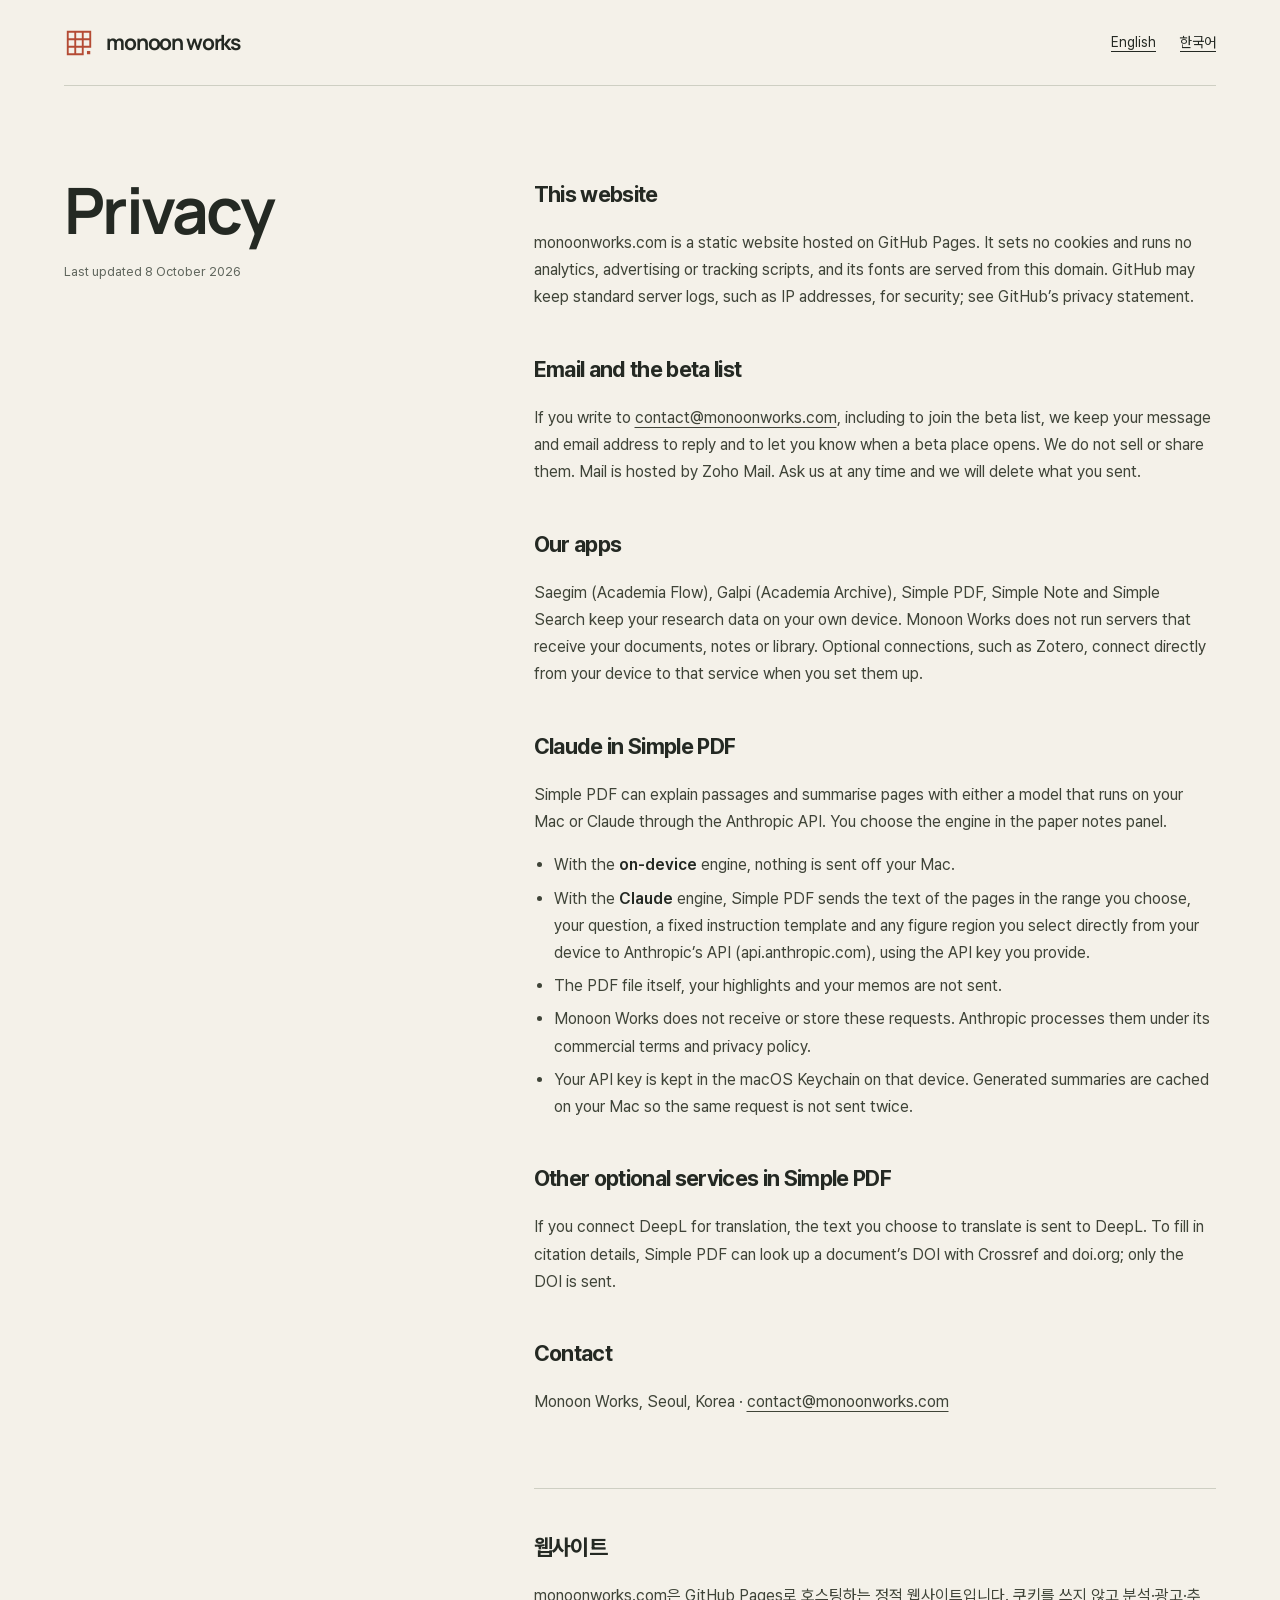
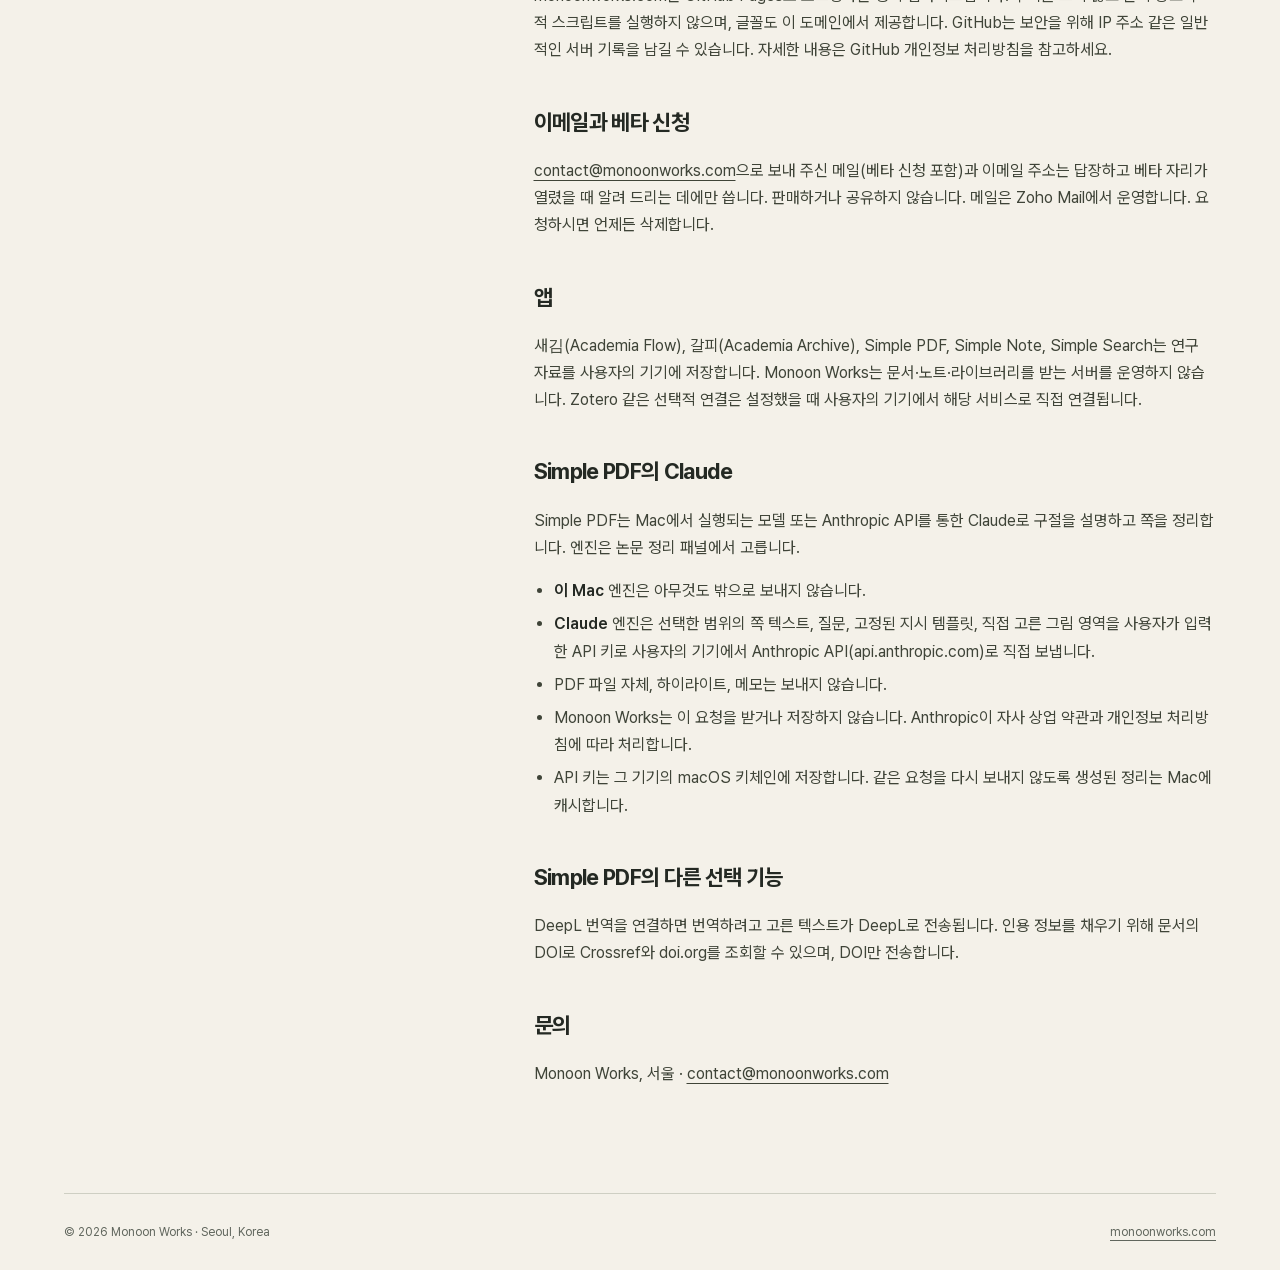
<file: privacy.html>
<!doctype html>
<html lang="en">
<head>
<meta charset="utf-8">
<meta name="viewport" content="width=device-width,initial-scale=1">
<meta name="theme-color" content="#f3f1e8">
<meta name="description" content="How Monoon Works handles data on this website, by email, and in its apps, including Claude in Simple PDF.">
<link rel="canonical" href="https://monoonworks.com/privacy.html">
<link rel="icon" href="favicon.svg" type="image/svg+xml">
<title>Privacy — Monoon Works</title>
<style>
@font-face{font-family:Manrope;src:url('fonts/manrope-bold.woff2') format('woff2');font-weight:700;font-display:swap}
@font-face{font-family:Pretendard;src:url('fonts/pretendard-subset.woff2') format('woff2');font-weight:300 800;font-display:swap}
:root{--paper:#F4F1E9;--ink:#242923;--muted:#60665D;--line:#CECFC3;--accent:#B44B34;--gutter:clamp(22px,5vw,80px)}
*{box-sizing:border-box}html,body{margin:0}body{background:var(--paper);color:var(--ink);font:400 16px/1.7 Pretendard,Manrope,"Apple SD Gothic Neo",sans-serif;-webkit-font-smoothing:antialiased}
a{color:inherit;text-underline-offset:4px;text-decoration-thickness:1px}a:focus-visible{outline:3px solid var(--accent);outline-offset:4px}
.wrap{max-width:1600px;margin-inline:auto;padding-inline:var(--gutter)}
header{height:86px;display:flex;align-items:center;justify-content:space-between;gap:20px;border-bottom:1px solid var(--line)}
.brand{display:flex;align-items:center;gap:12px;text-decoration:none;font:700 21px/1 Manrope,sans-serif;letter-spacing:-.055em}.brand img{width:30px;height:30px}
header nav{display:flex;gap:24px;font-size:14px}
main{display:grid;grid-template-columns:.75fr 1.25fr;gap:60px;padding-block:clamp(56px,7vw,112px)}
h1{font:700 clamp(40px,5vw,72px)/1.05 Manrope,sans-serif;letter-spacing:-.04em;margin:0}
.updated{margin-top:18px;font-size:13px;color:var(--muted)}
section+section{margin-top:72px;padding-top:40px;border-top:1px solid var(--line)}
h2{font-weight:700;font-size:22px;letter-spacing:-.03em;margin:40px 0 10px}h2:first-child{margin-top:0}
p,li{max-width:68ch;color:#3f4438}ul{padding-left:20px}li+li{margin-top:6px}strong{font-weight:600;color:var(--ink)}
footer{border-top:1px solid var(--line);padding-block:28px;font-size:12px;color:var(--muted);display:flex;justify-content:space-between;gap:20px;flex-wrap:wrap}
@media(max-width:760px){header{height:72px}.brand{font-size:21px}main{grid-template-columns:1fr;gap:28px}}
</style>
</head>
<body>
<div class="wrap">
<header><a class="brand" href="./"><img src="images/mark-monoon.svg" width="30" height="30" alt=""><span>monoon works</span></a><nav><a href="#en">English</a><a href="#ko" lang="ko">한국어</a></nav></header>
<main>
<div><h1>Privacy</h1><p class="updated">Last updated 8 October 2026</p></div>
<div>
<section id="en">
<h2>This website</h2>
<p>monoonworks.com is a static website hosted on GitHub Pages. It sets no cookies and runs no analytics, advertising or tracking scripts, and its fonts are served from this domain. GitHub may keep standard server logs, such as IP addresses, for security; see GitHub’s privacy statement.</p>
<h2>Email and the beta list</h2>
<p>If you write to <a href="mailto:contact@monoonworks.com">contact@monoonworks.com</a>, including to join the beta list, we keep your message and email address to reply and to let you know when a beta place opens. We do not sell or share them. Mail is hosted by Zoho Mail. Ask us at any time and we will delete what you sent.</p>
<h2>Our apps</h2>
<p>Saegim (Academia Flow), Galpi (Academia Archive), Simple PDF, Simple Note and Simple Search keep your research data on your own device. Monoon Works does not run servers that receive your documents, notes or library. Optional connections, such as Zotero, connect directly from your device to that service when you set them up.</p>
<h2>Claude in Simple PDF</h2>
<p>Simple PDF can explain passages and summarise pages with either a model that runs on your Mac or Claude through the Anthropic API. You choose the engine in the paper notes panel.</p>
<ul>
<li>With the <strong>on-device</strong> engine, nothing is sent off your Mac.</li>
<li>With the <strong>Claude</strong> engine, Simple PDF sends the text of the pages in the range you choose, your question, a fixed instruction template and any figure region you select directly from your device to Anthropic’s API (api.anthropic.com), using the API key you provide.</li>
<li>The PDF file itself, your highlights and your memos are not sent.</li>
<li>Monoon Works does not receive or store these requests. Anthropic processes them under its commercial terms and privacy policy.</li>
<li>Your API key is kept in the macOS Keychain on that device. Generated summaries are cached on your Mac so the same request is not sent twice.</li>
</ul>
<h2>Other optional services in Simple PDF</h2>
<p>If you connect DeepL for translation, the text you choose to translate is sent to DeepL. To fill in citation details, Simple PDF can look up a document’s DOI with Crossref and doi.org; only the DOI is sent.</p>
<h2>Contact</h2>
<p>Monoon Works, Seoul, Korea · <a href="mailto:contact@monoonworks.com">contact@monoonworks.com</a></p>
</section>
<section id="ko" lang="ko">
<h2>웹사이트</h2>
<p>monoonworks.com은 GitHub Pages로 호스팅하는 정적 웹사이트입니다. 쿠키를 쓰지 않고 분석·광고·추적 스크립트를 실행하지 않으며, 글꼴도 이 도메인에서 제공합니다. GitHub는 보안을 위해 IP 주소 같은 일반적인 서버 기록을 남길 수 있습니다. 자세한 내용은 GitHub 개인정보 처리방침을 참고하세요.</p>
<h2>이메일과 베타 신청</h2>
<p><a href="mailto:contact@monoonworks.com">contact@monoonworks.com</a>으로 보내 주신 메일(베타 신청 포함)과 이메일 주소는 답장하고 베타 자리가 열렸을 때 알려 드리는 데에만 씁니다. 판매하거나 공유하지 않습니다. 메일은 Zoho Mail에서 운영합니다. 요청하시면 언제든 삭제합니다.</p>
<h2>앱</h2>
<p>새김(Academia Flow), 갈피(Academia Archive), Simple PDF, Simple Note, Simple Search는 연구 자료를 사용자의 기기에 저장합니다. Monoon Works는 문서·노트·라이브러리를 받는 서버를 운영하지 않습니다. Zotero 같은 선택적 연결은 설정했을 때 사용자의 기기에서 해당 서비스로 직접 연결됩니다.</p>
<h2>Simple PDF의 Claude</h2>
<p>Simple PDF는 Mac에서 실행되는 모델 또는 Anthropic API를 통한 Claude로 구절을 설명하고 쪽을 정리합니다. 엔진은 논문 정리 패널에서 고릅니다.</p>
<ul>
<li><strong>이 Mac</strong> 엔진은 아무것도 밖으로 보내지 않습니다.</li>
<li><strong>Claude</strong> 엔진은 선택한 범위의 쪽 텍스트, 질문, 고정된 지시 템플릿, 직접 고른 그림 영역을 사용자가 입력한 API 키로 사용자의 기기에서 Anthropic API(api.anthropic.com)로 직접 보냅니다.</li>
<li>PDF 파일 자체, 하이라이트, 메모는 보내지 않습니다.</li>
<li>Monoon Works는 이 요청을 받거나 저장하지 않습니다. Anthropic이 자사 상업 약관과 개인정보 처리방침에 따라 처리합니다.</li>
<li>API 키는 그 기기의 macOS 키체인에 저장합니다. 같은 요청을 다시 보내지 않도록 생성된 정리는 Mac에 캐시합니다.</li>
</ul>
<h2>Simple PDF의 다른 선택 기능</h2>
<p>DeepL 번역을 연결하면 번역하려고 고른 텍스트가 DeepL로 전송됩니다. 인용 정보를 채우기 위해 문서의 DOI로 Crossref와 doi.org를 조회할 수 있으며, DOI만 전송합니다.</p>
<h2>문의</h2>
<p>Monoon Works, 서울 · <a href="mailto:contact@monoonworks.com">contact@monoonworks.com</a></p>
</section>
</div>
</main>
<footer><span>© 2026 Monoon Works · Seoul, Korea</span><a href="./">monoonworks.com</a></footer>
</div>
</body>
</html>
</file>
<file: site.css>
@font-face{font-family:Manrope;src:url('fonts/manrope-regular.woff2') format('woff2');font-weight:400;font-display:swap}
@font-face{font-family:Manrope;src:url('fonts/manrope-bold.woff2') format('woff2');font-weight:700;font-display:swap}
@font-face{font-family:Pretendard;src:url('fonts/pretendard-subset.woff2') format('woff2');font-weight:300 800;font-display:swap}
:root{--paper:#F4F1E9;--light:#FFFDF7;--sand:#EAE5D9;--ink:#242923;--muted:#60665D;--rule:#CECFC3;--grid:#DDDCD0;--rust:#B44B34;--soft-rust:#EEE1D5;--flow:#285E71;--archive:#53634A;--pdf:#A84F40;--note:#8B662B;--search:#635686;--ink-text:#F4F1E9;--ink-muted:#C3C8BD;--ink-rule:#4A5248;--display:Manrope,Pretendard,"Apple SD Gothic Neo",sans-serif;--body:Pretendard,Manrope,"Apple SD Gothic Neo",sans-serif;--ease:cubic-bezier(.16,1,.3,1);--gutter:clamp(22px,5vw,80px);--rail:clamp(22px,5vw,80px);--space:clamp(80px,9vw,140px);--max:1440px}
*{box-sizing:border-box}html,body{margin:0;overflow-x:clip}html{scroll-behavior:smooth;scroll-padding-top:90px}
body{background:var(--paper);color:var(--ink);font:400 16px/1.7 var(--body);-webkit-font-smoothing:antialiased;position:relative}
::selection{background:var(--rust);color:var(--light)}
html{scrollbar-color:var(--rule) var(--paper)}body::-webkit-scrollbar{width:12px}body::-webkit-scrollbar-thumb{background:var(--rule);border:3px solid var(--paper);border-radius:8px}
button,input{font:inherit;color:inherit}button{cursor:pointer}a{color:inherit;text-decoration-thickness:1px;text-underline-offset:5px}
:focus-visible{outline:2px solid var(--rust);outline-offset:4px}
img{display:block;max-width:100%;height:auto}svg{display:block}
h1,h2,h3,h4,p,figure,ul,ol{margin:0}h1,h2,h3,h4{font-family:var(--display);font-weight:700;letter-spacing:-.04em;line-height:1.32;text-wrap:balance}h1{line-height:1.1}
h2{font-size:clamp(34px,4.2vw,60px)}h3{font-size:clamp(24px,2.4vw,34px)}
html[lang=ko] h1,html[lang=ko] h2,html[lang=ko] h3,html[lang=ko] h4{font-family:var(--body);font-weight:700;letter-spacing:-.045em;line-height:1.32;word-break:keep-all}html[lang=ko] h1{line-height:1.15}
p{max-width:66ch}html[lang=ko] p{word-break:keep-all}
.wrap{max-width:var(--max);margin-inline:auto;padding-inline:var(--gutter)}
.skip{position:fixed;top:-100px;left:20px;background:var(--light);padding:12px;z-index:90}.skip:focus{top:10px}
.muted{color:var(--muted)}
/* header */
.site-header{height:88px;display:flex;align-items:center;justify-content:space-between;gap:24px;border-bottom:1px solid var(--rule)}
.wordmark{display:inline-flex;align-items:center;gap:12px;text-decoration:none;font:700 21px/1 var(--display);letter-spacing:-.055em;white-space:nowrap}
.wordmark .mark{width:30px;height:30px;color:var(--rust)}
.mark{display:block;width:100%;height:100%;flex:none}
.site-nav{display:flex;align-items:center;gap:26px;font-size:14px}.site-nav a{text-decoration:none}.site-nav a:hover{text-decoration:underline}
.nav-cta{display:inline-flex;align-items:center;min-height:42px;padding:0 16px;border:1px solid var(--ink);text-decoration:none!important}.nav-cta:hover{background:var(--ink);color:var(--light)}
.lang{border:1px solid var(--rule);background:transparent;width:44px;height:44px;font:600 12px/1 var(--display)}
/* thread */
.thread{position:absolute;left:calc(var(--rail) / 2 - 1px);top:0;width:2px;height:0;background:var(--rust);pointer-events:none;z-index:1}
.thread::after{content:"";position:absolute;left:-5px;bottom:-6px;width:12px;height:12px;border-radius:50%;background:var(--rust);opacity:0;transition:opacity .3s}
.thread.is-live::after{opacity:1}
/* hero */
.hero{padding-block:clamp(48px,6vw,96px) 32px;display:grid;grid-template-columns:minmax(0,.95fr) minmax(0,1.05fr);gap:clamp(32px,5vw,80px);align-items:center}
.hero h1{font-size:clamp(46px,5.6vw,84px);line-height:1.02}html[lang=ko] .hero h1{font-size:clamp(42px,5vw,76px);line-height:1.14}
.hero-lead{margin-top:30px;max-width:40ch;font-size:clamp(17px,1.5vw,20px);line-height:1.7;color:var(--muted)}.hero-lead strong{color:var(--ink);font-weight:600}
.hero-actions{display:flex;align-items:center;gap:26px;flex-wrap:wrap;margin-top:34px}
.button{display:inline-flex;align-items:center;gap:18px;padding:0 22px;min-height:52px;background:var(--ink);color:var(--light);text-decoration:none;font-weight:600;font-size:15px;transition:background .2s}.button:hover{background:#3a4238}.button .arrow{font-family:var(--display);font-size:18px}
.text-link{font-size:14px;text-decoration:underline}
.hero-foot{grid-column:1/-1;display:flex;justify-content:space-between;gap:20px;flex-wrap:wrap;border-top:1px solid var(--rule);padding-top:22px;font-size:13px;color:var(--muted)}
.hero-foot .status{display:flex;align-items:center;gap:9px}.status i{width:7px;height:7px;border-radius:50%;background:var(--rust);flex:none}
.hero-foot a{color:var(--ink);text-decoration:none}
/* board */
.board-figure{margin:0;min-width:0}
.board{position:relative;aspect-ratio:600/480;background:var(--light);border:1px solid var(--rule);background-image:linear-gradient(var(--grid) 1px,transparent 1px),linear-gradient(90deg,var(--grid) 1px,transparent 1px);background-size:calc(100% / 6) calc(100% / 4.8),calc(100% / 6) calc(100% / 4.8);background-position:-1px -1px;overflow:visible}
.tile{position:absolute;border:0;padding:0;background:linear-gradient(135deg,#FFFDF8,#E9E8E0);color:var(--app);border-radius:23.7%;display:grid;place-items:center;cursor:pointer;transform-origin:50% 50%;box-shadow:inset 0 0 0 1px #DADBD1;transition:transform .5s var(--ease),box-shadow .3s}

.tile svg{width:100%;height:100%}
.tile-name{position:absolute;top:calc(100% + 9px);left:50%;transform:translateX(-50%);white-space:nowrap;font:600 11px/1.4 var(--display);letter-spacing:-.01em;color:var(--muted);pointer-events:none}html[lang=ko] .tile-name{font-family:var(--body)}.tile[aria-pressed=true] .tile-name{color:var(--ink)}
.tile[aria-pressed=true]{box-shadow:inset 0 0 0 1px #DADBD1,0 0 0 3px var(--light),0 0 0 5px var(--rust)}
.tile:hover{transform:translateY(-3px)}
.tile.flow{left:16.667%;top:12.5%;width:23.333%;--app:var(--flow)}.tile.gyeol{--app:var(--ink)}
.tile.archive{left:60%;top:12.5%;width:23.333%;--app:var(--archive)}
.tile.pdf{left:11.667%;top:58.33%;width:18.333%;--app:var(--pdf)}
.tile.note{left:40.833%;top:58.33%;width:18.333%;--app:var(--note)}
.tile.search{left:70%;top:58.33%;width:18.333%;--app:var(--search)}
.tile{aspect-ratio:1;overflow:visible}
.dot{position:absolute;left:0;top:0;width:14px;height:14px;margin:-7px 0 0 -7px;border-radius:50%;background:var(--rust);box-shadow:0 0 0 3px var(--light);pointer-events:none;z-index:3;offset-rotate:0deg}
.dot.is-resting{animation:dot-pulse 2.4s ease-out infinite}
@keyframes dot-pulse{0%{box-shadow:0 0 0 3px var(--light),0 0 0 3px #b44b3455}70%,100%{box-shadow:0 0 0 3px var(--light),0 0 0 16px #b44b3400}}
.board-row{position:absolute;left:0;right:0;font:600 10px/1 var(--display);letter-spacing:.04em;color:var(--muted);padding:0 3.5%;display:flex;align-items:center;gap:10px}
.board-row::after{content:"";flex:1;height:1px;background:var(--rule)}
.board-row.top{top:6.5%}.board-row.bottom{top:52.5%}.board-row .mark{width:18px;height:18px;color:var(--ink);flex:none}
html[lang=ko] .board-row{font-family:var(--body);letter-spacing:0;font-size:11px}
.board-caption{display:flex;justify-content:space-between;align-items:baseline;gap:16px;margin-top:16px;font-size:13px;color:var(--muted);min-height:44px}
.board-caption strong{color:var(--ink);font-weight:600}
.board-caption .motion-toggle{background:none;border:0;border-bottom:1px solid var(--rule);padding:8px 0;min-height:44px;font-size:12px;white-space:nowrap;color:var(--muted)}
.board-caption .motion-toggle:disabled{border-bottom-color:transparent;cursor:default;opacity:1}
/* draw-in */
.js-motion .tile{opacity:0;transform:scale(.6)}.js-motion .tile.is-on{opacity:1;transform:none}.js-motion .tile.is-on:hover{transform:translateY(-3px)}
.js-motion .tile [stroke]{stroke-dasharray:1;stroke-dashoffset:1;transition:stroke-dashoffset 1.1s var(--ease)}.js-motion .tile.is-on [stroke]{stroke-dashoffset:0}
.js-motion .tile [fill]:not([fill=none]){transition:fill-opacity .6s .35s;fill-opacity:0}.js-motion .tile.is-on [fill]:not([fill=none]){fill-opacity:1}
/* principles ledger */
.principles{padding-block:var(--space) 0}
.principles h2{max-width:14ch}
.ledger{margin-top:44px;border-top:1px solid var(--rule)}
.ledger-row{display:grid;grid-template-columns:minmax(0,.6fr) minmax(0,1.4fr);gap:40px;padding:28px 0;border-bottom:1px solid var(--rule);align-items:baseline}
.ledger-row h3{font-size:clamp(20px,2vw,26px)}
.ledger-row p{color:var(--muted);font-size:16px}
.principles-note{display:flex;gap:16px;align-items:flex-start;margin-top:28px;font-size:14px;color:var(--muted);max-width:60ch}.principles-note .mark{width:28px;height:28px;color:var(--rust);flex:none;margin-top:4px}
/* gyeol */
.gyeol-section{padding-top:var(--space);display:grid;grid-template-columns:minmax(0,.9fr) minmax(0,1.1fr);gap:clamp(28px,5vw,72px);align-items:start}
.gyeol-section h2{max-width:14ch}
.gyeol-copy p{color:var(--muted);font-size:17px}.gyeol-copy strong{color:var(--ink);font-weight:600}
.gyeol-rooms{display:grid;grid-template-columns:1fr 1fr;gap:24px;margin-top:28px;border-top:1px solid var(--rule)}
.gyeol-rooms a{display:grid;grid-template-columns:28px 1fr;grid-template-rows:auto auto;column-gap:12px;padding:18px 0;text-decoration:none;color:var(--ink);border-bottom:1px solid var(--rule)}
.gyeol-rooms .mark{grid-row:1/3;width:28px;height:28px;align-self:start}.gyeol-rooms a:first-child .mark{color:var(--flow)}.gyeol-rooms a:last-child .mark{color:var(--archive)}
.gyeol-rooms b{font:700 19px/1.32 var(--display);letter-spacing:-.03em}html[lang=ko] .gyeol-rooms b{font-family:var(--body)}.gyeol-rooms span{font-size:13px;color:var(--muted);margin-top:3px}
.gyeol-rooms a:hover b{text-decoration:underline;text-underline-offset:4px}
@media(max-width:780px){.gyeol-section{grid-template-columns:1fr;gap:22px}.gyeol-rooms{grid-template-columns:1fr;gap:0}}
/* product head shared */
.product{padding-top:var(--space)}
.product-head{display:grid;grid-template-columns:minmax(0,.9fr) minmax(0,1.1fr);gap:clamp(28px,5vw,72px);align-items:start}
.product-id{display:flex;align-items:center;gap:14px;margin-bottom:22px}
.product-id .tile{position:static;width:52px;aspect-ratio:1;border-radius:22%;cursor:default;opacity:1;transform:none}
.product-id .tile:hover{transform:none}
.product-id span{font:700 15px/1.32 var(--display);letter-spacing:-.03em}.product-id small{display:block;font:400 12px/1.4 var(--body);color:var(--muted);letter-spacing:0;margin-top:3px}
.product-head h2{max-width:15ch}
.product-copy p{color:var(--muted);font-size:17px}.product-copy p+p{margin-top:16px}
.product-copy strong{color:var(--ink);font-weight:600}
.figure{margin-top:44px}
.frame{border:1px solid var(--rule);background:var(--sand);overflow:hidden}
#archive .frame{border-color:var(--archive)}#simple-pdf .frame{border-color:var(--pdf)}#simple-note .frame{border-color:var(--note)}#simple-search .frame{border-color:var(--search)}.shot-stack{border-color:#4F7D8E!important}
.frame button{display:block;width:100%;border:0;padding:0;background:none;cursor:zoom-in}
.caption{display:flex;justify-content:space-between;gap:18px;align-items:baseline;margin-top:12px;font-size:12px;color:var(--muted)}
.caption button{background:none;border:0;text-decoration:underline;text-underline-offset:4px;min-height:44px;font-size:12px;white-space:nowrap}
/* flow workbench */
.workbench{background:var(--ink);color:var(--ink-text);margin-top:clamp(48px,6vw,80px);padding-block:72px 64px;--app:var(--flow)}
.workbench 
.workbench .product-id small,.workbench .product-id span small{color:var(--ink-muted)}
.workbench h2{color:var(--ink-text)}
.workbench .product-copy p{color:var(--ink-muted)}.workbench .product-copy strong{color:var(--ink-text)}
.workbench-grid{display:grid;grid-template-columns:minmax(220px,.6fr) minmax(0,1.8fr);gap:clamp(26px,5vw,78px);align-items:start;margin-top:48px}
.stage-tabs{display:flex;flex-direction:column}
.stage-tab{display:flex;gap:16px;align-items:baseline;text-align:left;border:0;border-top:1px solid var(--ink-rule);background:transparent;color:var(--ink-muted);padding:18px 0;min-height:62px;transition:color .2s}
.stage-tab:last-child{border-bottom:1px solid var(--ink-rule)}
.stage-tab .num{font:600 11px/1 var(--display);letter-spacing:.08em;min-width:22px}
.stage-tab .name{font:700 clamp(22px,2.4vw,34px)/1.1 var(--display);letter-spacing:-.035em}html[lang=ko] .stage-tab .name{font-family:var(--body)}
.stage-tab .go{margin-left:auto;font-size:20px;opacity:0;transition:opacity .25s,transform .25s}
.stage-tab[aria-selected=true]{color:var(--ink-text)}.stage-tab[aria-selected=true] .num{color:#7FB1C4}.stage-tab[aria-selected=true] .go{opacity:1;color:#7FB1C4}
.stage-tab:hover .go{opacity:.6;transform:translateX(3px)}
.stage-description{font-size:15px;color:var(--ink-muted);line-height:1.75;min-height:130px;margin-top:24px}
.shot-stack{position:relative;aspect-ratio:3/2;background:#2c342d;overflow:hidden;border:1px solid var(--ink-rule)}
.shot{position:absolute;inset:0;display:none}.shot.is-active{display:block}
.shot button{padding:0;border:0;display:block;width:100%;background:transparent;cursor:zoom-in}
.workbench :focus-visible{outline-color:#7FB1C4}
.shot-caption{display:flex;gap:22px;justify-content:space-between;margin-top:16px;font-size:12px;color:var(--ink-muted)}
.shot-caption button{border:0;background:transparent;color:#7FB1C4;text-decoration:underline;text-underline-offset:4px;padding:0;min-height:44px;white-space:nowrap;font-size:12px}
.workbench-foot{display:grid;grid-template-columns:minmax(220px,.6fr) minmax(0,1.8fr);gap:clamp(26px,5vw,78px);margin-top:44px;padding-top:28px;border-top:1px solid var(--ink-rule);font-size:14px;color:var(--ink-muted)}
.workbench-foot strong{display:block;color:var(--ink-text);font-weight:600;margin-bottom:4px}
.theme-switch{margin-top:28px;padding-top:20px;border-top:1px solid var(--ink-rule)}.theme-switch p{font-size:13px;color:var(--ink-muted);margin-bottom:10px}.theme-switch div{display:flex;gap:6px;flex-wrap:wrap}.theme-tab{display:inline-flex;align-items:center;gap:8px;min-height:36px;padding:0 12px;border:1px solid var(--ink-rule);background:transparent;color:var(--ink-muted);font-size:12px;transition:color .2s,border-color .2s}.theme-tab i{width:11px;height:11px;border-radius:50%;border:1px solid #7b8477}.theme-tab:hover{color:var(--ink-text)}.theme-tab[aria-pressed=true]{color:var(--ink-text);border-color:#7FB1C4}.workbench .theme-tab:focus-visible{outline-color:#7FB1C4}
.connection{margin-top:var(--space)}.connection h3{max-width:20ch}.scenes{list-style:none;margin:36px 0 0;padding:0;display:grid;grid-template-columns:repeat(3,minmax(0,1fr));gap:clamp(20px,3vw,44px);border-top:1px solid var(--rule);padding-top:28px;counter-reset:scene}.scene{position:relative;min-width:0}.scene h4{margin-top:18px;font-size:19px;letter-spacing:-.03em}.scene p{margin-top:8px;font-size:15px;color:var(--muted)}.scene .frame{border-color:var(--archive)}.scene .frame img{aspect-ratio:3/2;object-fit:cover;object-position:top left}.scene-pair{position:relative}.scene-pair .frame+.frame{position:absolute;right:-6%;bottom:-10%;width:52%;box-shadow:0 1px 0 var(--light),0 0 0 4px var(--paper)}.scene-pair .frame+.frame img{aspect-ratio:3/2}@media(max-width:780px){.scene-pair .frame+.frame{right:0;bottom:-8%;width:48%}}.scene+.scene::before{content:"→";position:absolute;left:calc(-1 * clamp(20px,3vw,44px) / 2 - 7px);top:22%;font:400 16px/1 var(--display);color:var(--archive)}.scope-note{margin-top:26px;font-size:13px;color:var(--muted);max-width:70ch}
/* archive */
.archive-layout{display:grid;grid-template-columns:minmax(0,1.7fr) minmax(0,.8fr);gap:44px;align-items:center;margin-top:44px}
.archive-map{display:flex;flex-direction:column}
.archive-map div{display:flex;gap:16px;align-items:baseline;padding:15px 0;border-bottom:1px solid var(--rule);font:700 20px/1.2 var(--display);letter-spacing:-.03em}
html[lang=ko] .archive-map div{font-family:var(--body);font-size:19px}
.archive-map .map-arrow{width:16px;height:16px;flex:none;color:var(--archive);align-self:center}
.archive-map p{font-size:13px;color:var(--muted);margin-top:16px}
/* claude */
.claude-status{display:inline-flex;align-items:center;gap:10px;font-size:14px;color:var(--pdf);margin-top:22px;font-weight:600}.claude-status i{width:8px;height:8px;border-radius:50%;background:var(--pdf)}
.claude-grid{display:grid;grid-template-columns:minmax(0,1.2fr) minmax(0,.8fr);gap:clamp(32px,5vw,80px);align-items:start;margin-top:52px}
.qa-stack{background:var(--sand);border:1px solid var(--rule);padding:clamp(22px,3.2vw,48px) clamp(18px,3vw,44px) clamp(26px,3.4vw,52px)}
.qa-card{background:var(--light);border:1px solid var(--rule);padding:20px 24px}
.qa-kind{display:block;font:600 12px/1.4 var(--display);letter-spacing:-.01em;color:var(--muted)}html[lang=ko] .qa-kind{font-family:var(--body)}
.qa-passage{background:#EEE9DA;max-width:80%;transform:rotate(-1deg)}
.qa-passage blockquote{margin:14px 0 12px;font:400 clamp(21px,2.2vw,30px)/1.32 var(--display);letter-spacing:-.025em}
.qa-passage mark{color:inherit;background:none;text-decoration:underline;text-decoration-color:#A84F4038;text-decoration-thickness:.46em;text-underline-offset:-.34em;text-decoration-skip-ink:none}
.qa-source{font-size:12px;color:var(--muted)}
.qa-question{position:relative;z-index:2;max-width:64%;margin:-14px 0 0 auto;transform:rotate(.8deg)}.qa-question p{margin-top:8px;font-size:17px;line-height:1.5}
.qa-answer{position:relative;z-index:1;margin-top:20px}.qa-answer .qa-kind{color:var(--pdf)}
.qa-answer p{margin-top:10px;font-size:15px;line-height:1.75}
.cite{display:inline-block;margin-left:4px;padding:0 8px;border:1px solid #d9a99f;border-radius:999px;font:600 11px/1.7 var(--display);color:var(--pdf);text-decoration:none;white-space:nowrap;vertical-align:1px}
.qa-uncertain{color:var(--muted)}.qa-uncertain::before{content:"?";display:inline-grid;place-items:center;width:17px;height:17px;margin-right:7px;border:1px solid var(--rule);border-radius:50%;font:600 10px/1 var(--display);color:var(--pdf);vertical-align:1px}
.qa-answer p.is-waiting{visibility:hidden}.qa-answer p.is-waiting .cite,.qa-answer p.is-typing .cite{display:none}.qa-answer p.is-done .cite{animation:cite-pop .4s var(--ease)}
.qa-answer p.is-typing::after{content:"";display:inline-block;width:2px;height:1.05em;margin-left:3px;background:var(--pdf);vertical-align:-3px;animation:caret .9s steps(1) infinite}
@keyframes cite-pop{from{opacity:0;transform:scale(.55)}}@keyframes caret{50%{opacity:0}}
.js-motion .qa-card{opacity:0;transition:opacity .8s var(--ease),transform 1.1s var(--ease)}.js-motion .qa-passage{transform:translate(-16px,14px) rotate(-5deg)}.js-motion .qa-question{transform:translate(10px,22px) rotate(4deg);transition-delay:.5s}.js-motion .qa-answer{transform:translateY(22px);transition-delay:1s}
.js-motion .qa-stack.is-in .qa-card{opacity:1}.js-motion .qa-stack.is-in .qa-passage{transform:rotate(-1deg)}.js-motion .qa-stack.is-in .qa-question{transform:rotate(.8deg)}.js-motion .qa-stack.is-in .qa-answer{transform:none}
.js-motion .qa-passage mark{text-decoration-color:transparent;transition:text-decoration-color 1.1s var(--ease) .45s}.js-motion .qa-stack.is-in .qa-passage mark{text-decoration-color:#A84F4038}
.facts{list-style:none;padding:0;margin:0}.facts li{border-top:1px solid var(--rule);padding:19px 0 21px}.facts li:last-child{border-bottom:1px solid var(--rule)}
.facts strong{display:block;font:700 19px/1.25 var(--display);letter-spacing:-.03em}html[lang=ko] .facts strong{font-family:var(--body)}
.facts span{display:block;margin-top:7px;font-size:15px;color:var(--muted);line-height:1.65}
.claude-next{display:grid;grid-template-columns:minmax(0,.9fr) minmax(0,1.1fr);gap:clamp(28px,5vw,72px);margin-top:52px;padding-top:24px;border-top:1px solid var(--rule)}
.claude-next p{font-size:14px;color:var(--muted)}
.claude-next ul{list-style:none;padding:0;margin:0}.claude-next li{padding:11px 0;border-bottom:1px solid var(--rule);font-size:17px;display:flex;gap:14px;align-items:baseline}
.claude-next li::before{content:"";width:8px;height:8px;border-radius:50%;border:1px solid var(--ink);flex:none;transform:translateY(-2px)}
/* simple ledger */
.simple-head{display:grid;grid-template-columns:minmax(0,.9fr) minmax(0,1.1fr);gap:clamp(28px,5vw,72px);align-items:end}
.simple-head p{color:var(--muted);font-size:17px;max-width:46ch}
.simple-row{display:grid;grid-template-columns:minmax(0,.75fr) minmax(0,1.25fr);gap:clamp(28px,5vw,64px);padding:44px 0;border-top:1px solid var(--rule);margin-top:44px;align-items:start}
.simple-row+.simple-row{margin-top:0}
.simple-row:last-of-type{border-bottom:1px solid var(--rule)}
.simple-row h3{margin-top:18px;font-size:clamp(24px,2.6vw,36px)}
.simple-row .lead{font-size:18px;line-height:1.5;margin-top:14px;color:var(--ink)}.simple-row p+p{margin-top:12px}.simple-row .copy p{color:var(--muted);font-size:15px}
.simple-row .figure{margin-top:0}
.note-tabs{display:flex;gap:18px;margin-bottom:12px}.note-tab{background:none;border:0;border-bottom:2px solid transparent;min-height:44px;padding:4px 0;color:var(--muted);font-size:13px}.note-tab[aria-pressed=true]{color:var(--ink);border-color:var(--note)}
.frame.search-frame{background:var(--light);padding:clamp(16px,3vw,40px)}
.simple-row.sub-row{border-top:1px dashed var(--rule);padding-top:36px}.simple-row .planned{margin-top:16px;font-size:13px;color:var(--muted)}.qa-figure{margin-top:0}
/* roadmap */
.roadmap{padding-top:var(--space)}
.roadmap-head{display:grid;grid-template-columns:minmax(0,.9fr) minmax(0,1.1fr);gap:clamp(28px,5vw,72px);align-items:end}
.roadmap-head p{color:var(--muted);font-size:17px;max-width:46ch}
.timeline{position:relative;list-style:none;margin:56px 0 0;padding:0;display:grid;grid-template-columns:repeat(4,minmax(0,1fr));border-top:1px solid var(--rule)}
.timeline::after{content:"";position:absolute;left:0;top:-1px;height:2px;width:100%;background:var(--rust);transform:scaleX(var(--progress,0));transform-origin:left;transition:transform 1.6s var(--ease)}
.timeline li{position:relative;padding:30px 24px 0 0}
.timeline li::before{content:"";position:absolute;top:-6px;left:0;width:11px;height:11px;border-radius:50%;background:var(--paper);border:1px solid var(--ink)}
.timeline li.done::before{background:var(--ink)}.timeline li.now::before{background:var(--rust);border-color:var(--rust)}

.timeline strong{display:block;font:600 12px/1.4 var(--display);letter-spacing:.04em;color:var(--muted)}.timeline li.now strong{color:var(--rust)}
.timeline span{display:block;margin-top:8px;font:700 22px/1.32 var(--display);letter-spacing:-.03em}html[lang=ko] .timeline span{font-family:var(--body)}
.timeline p{margin-top:10px;font-size:14px;color:var(--muted);line-height:1.6}
.js-motion .timeline li::before{transform:scale(0);transition:transform .55s var(--ease) var(--d,0ms)}.js-motion .timeline.is-in li::before{transform:none}
/* founder */
.founder{padding-block:var(--space);display:grid;grid-template-columns:minmax(0,.9fr) minmax(0,1.1fr);gap:clamp(28px,5vw,72px)}
.founder h2{max-width:13ch}
.founder-person{margin-top:26px;font:700 15px/1.4 var(--display)}.founder-name{font-weight:400;color:var(--muted)}.founder-person span{display:block;font:400 13px/1.5 var(--body);color:var(--muted);margin-top:6px}
.founder-body p{color:var(--muted);font-size:17px}.founder-body p+p{margin-top:20px}
/* beta band */
.beta{background:var(--rust);color:var(--paper);padding-block:72px}
.beta ::selection{background:var(--paper);color:var(--rust)}
.beta-grid{display:grid;grid-template-columns:minmax(0,.9fr) minmax(0,1.1fr);gap:clamp(28px,5vw,72px)}
.beta h2{max-width:12ch;color:var(--paper)}
.beta p{color:var(--paper);font-size:17px;max-width:52ch}
.beta-actions{display:flex;align-items:center;gap:24px;flex-wrap:wrap;margin-top:28px}
.beta .button{background:var(--paper);color:var(--rust)}.beta .button:hover{background:var(--light)}
.beta .text-link{color:var(--paper)}
.beta .mail{margin-top:20px;font:600 14px/1.5 var(--display);color:var(--paper)}
.beta :focus-visible{outline-color:var(--paper)}
.faq{padding-top:44px;margin-top:48px;border-top:1px solid #d79c8f;display:grid;grid-template-columns:minmax(0,.9fr) minmax(0,1.1fr);gap:clamp(28px,5vw,72px)}
.faq h3{color:var(--paper);font-size:22px}
.faq details{border-bottom:1px solid #d79c8f}.faq summary{list-style:none;cursor:pointer;padding:18px 32px 18px 0;position:relative;line-height:1.4;font-size:16px;font-weight:600;color:var(--paper)}
.faq summary::-webkit-details-marker{display:none}.faq summary::after{content:"+";position:absolute;right:2px;top:14px;font:400 22px/1 var(--display)}.faq details[open] summary::after{content:"−"}
.faq details p{padding:0 26px 20px 0;font-size:14px;color:var(--paper);line-height:1.7}.faq details p a{color:var(--paper)}

/* footer */
.footer{padding-block:28px;display:flex;justify-content:space-between;align-items:center;gap:20px;flex-wrap:wrap;font-size:12px;color:var(--muted)}
.footer-links{display:flex;gap:22px;flex-wrap:wrap}
/* dialog */
.image-dialog{max-width:min(1440px,96vw);width:96vw;max-height:94dvh;border:0;background:var(--paper);color:var(--ink);padding:18px;margin:auto;box-shadow:0 30px 90px -20px #24292399}
.image-dialog::backdrop{background:#242923e6}
.dialog-top{display:flex;justify-content:space-between;align-items:center;gap:16px;margin-bottom:12px;font-size:13px}
.dialog-close{min-width:44px;min-height:44px;border:1px solid var(--rule);background:transparent;font-size:22px}
.dialog-image{display:block;width:100%;max-height:calc(94dvh - 94px);object-fit:contain;background:var(--sand)}
/* path: from a source to a chapter */
.path{padding-top:var(--space);display:grid;grid-template-columns:minmax(0,.85fr) minmax(0,1.15fr);gap:clamp(28px,5vw,80px);align-items:center}
.path h2{max-width:12ch}
.path-lead{margin-top:22px;color:var(--muted);font-size:17px;max-width:44ch}
.path-steps{list-style:none;margin:34px 0 0;padding:0;border-top:1px solid var(--rule)}
.path-steps li{border-bottom:1px solid var(--rule);padding:4px 0 14px}
.path-step{display:grid;grid-template-columns:30px 1fr;column-gap:10px;width:100%;text-align:left;background:none;border:0;padding:14px 0 6px;color:var(--muted);transition:color .25s}
.path-step .num{grid-row:1/3;font:600 11px/2 var(--display);letter-spacing:.07em;color:var(--muted)}
.path-step .t{font:700 clamp(19px,1.9vw,24px)/1.25 var(--display);letter-spacing:-.03em}html[lang=ko] .path-step .t{font-family:var(--body)}
.path-step .d{display:grid;grid-template-rows:0fr;opacity:0;font-size:14px;line-height:1.6;transition:grid-template-rows .5s var(--ease),opacity .4s}.path-step .d>span{overflow:hidden;padding-top:4px}
.path-step[aria-pressed=true]{color:var(--ink)}.path-step[aria-pressed=true] .num{color:var(--rust)}.path-step[aria-pressed=true] .d{grid-template-rows:1fr;opacity:1;color:var(--muted)}
.path-step:hover{color:var(--ink)}
.path-tool{display:inline-flex;align-items:center;gap:8px;margin-left:40px;font-size:12px;color:var(--muted);text-decoration:none}.path-tool:hover{color:var(--ink);text-decoration:underline}
.path-tool .mark{width:16px;height:16px}.path-steps li:first-child .path-tool .mark{color:var(--archive)}.path-steps li:not(:first-child) .path-tool .mark{color:var(--flow)}
.path-figure{margin:0;min-width:0}
.path-canvas{position:relative;aspect-ratio:800/680;container-type:inline-size;isolation:isolate;background:var(--light);border:1px solid var(--rule);background-image:linear-gradient(var(--grid) 1px,transparent 1px),linear-gradient(90deg,var(--grid) 1px,transparent 1px);background-size:12.5% 14.706%;background-position:-1px -1px}
.path-route{position:absolute;inset:0;width:100%;height:100%;overflow:visible;pointer-events:none;z-index:4}
.path-route .route{fill:none;stroke:var(--rust);stroke-width:2;stroke-linecap:round;stroke-linejoin:round}
.path-dot{position:absolute;left:0;top:0;width:14px;height:14px;margin:-7px 0 0 -7px;border-radius:50%;background:var(--rust);box-shadow:0 0 0 3px var(--light);z-index:5;offset-rotate:0deg}
.sheet{position:absolute;background:var(--light);border:1px solid var(--rule);padding:3.2cqw 3.4cqw;line-height:1.4;transform-origin:50% 50%;transition:transform .8s var(--ease),border-color .4s,opacity .5s}
.sheet.source{left:4%;top:5%;width:40%;background:#E9ECE2;transform:rotate(-2deg)}
.sheet.note{left:29%;top:30%;width:40%;transform:rotate(1.5deg)}
.sheet.chapter{left:55%;top:54%;width:40%;background:#F1EEE5;transform:rotate(-1deg)}
.sheet-kind{display:flex;align-items:center;gap:1.1cqw;font:600 max(11px,1.6cqw)/1.4 var(--display);color:var(--muted)}html[lang=ko] .sheet-kind{font-family:var(--body)}
.sheet-kind .mark{width:2.4cqw;height:2.4cqw;flex:none}.sheet.source .mark{color:var(--archive)}.sheet.note .mark,.sheet.chapter .mark{color:var(--flow)}
.sheet-title{margin-top:2cqw;font:700 3.6cqw/1.1 var(--display);letter-spacing:-.04em;max-width:none}.sheet-title.q{font-weight:400;font-size:max(15px,2.9cqw);line-height:1.35;letter-spacing:-.025em}
.sheet-sub{margin-top:1.2cqw;font-size:max(11px,1.6cqw);line-height:1.45;color:var(--muted);max-width:none}
.sheet-chip{display:inline-block;margin-top:1.6cqw;padding:.3cqw 1.2cqw;border:1px solid var(--note);border-radius:999px;font:600 max(11px,1.4cqw)/1.4 var(--display);color:var(--note)}
.sheet-open{display:grid;grid-template-rows:0fr;opacity:0;transition:grid-template-rows .7s var(--ease),opacity .5s}.sheet-open>div{overflow:hidden}
.sheet-more,.sheet-rows{display:grid;gap:.8cqw;margin:0;padding-top:2cqw}
.sheet-more div{display:grid;grid-template-columns:30% 1fr;gap:1cqw;padding-top:.8cqw;border-top:1px solid var(--rule);font-size:max(11px,1.5cqw);line-height:1.45}.sheet-more dt{color:var(--muted)}.sheet-more dd{margin:0}
.sheet-rows{list-style:none;padding-left:0}.sheet-rows li{display:grid;gap:.3cqw;padding-top:.9cqw;border-top:1px solid var(--rule);font-size:max(11px,1.55cqw);line-height:1.45;opacity:0;transform:translateY(6px);transition:opacity .45s,transform .6s var(--ease)}.sheet-rows b{font:600 max(11px,1.45cqw)/1.4 var(--display);color:var(--flow)}html[lang=ko] .sheet-rows b{font-family:var(--body)}
html[lang=ko] .sheet-title.q,html[lang=ko] .sheet-more,html[lang=ko] .sheet-rows li{word-break:keep-all}
/* scene states: the active sheet comes forward and opens; the others rest */
.path-canvas .sheet{opacity:.62}
.path-canvas[data-scene="0"] .sheet.source,.path-canvas[data-scene="1"] .sheet.note,.path-canvas[data-scene="2"] .sheet.chapter,.path-canvas[data-scene="all"] .sheet{opacity:1;z-index:3}
.path-canvas[data-scene="0"] .sheet.source{border-color:var(--archive);transform:rotate(-1deg) translateY(-1.2cqw) scale(1.03)}
.path-canvas[data-scene="1"] .sheet.note{border-color:var(--flow);transform:rotate(.5deg) translateY(-1.2cqw) scale(1.03)}
.path-canvas[data-scene="2"] .sheet.chapter{border-color:var(--flow);transform:rotate(0deg) translateY(-1.2cqw) scale(1.03)}
.path-canvas[data-scene="0"] .source .sheet-open,.path-canvas[data-scene="1"] .note .sheet-open,.path-canvas[data-scene="2"] .chapter .sheet-open{grid-template-rows:1fr;opacity:1}
.path-canvas[data-scene="2"] .sheet-rows li{opacity:1;transform:none}
.sheet-rows li:nth-child(2){transition-delay:.15s}.sheet-rows li:nth-child(3){transition-delay:.3s}
@media(max-width:1100px){.path{grid-template-columns:1fr 1fr;gap:32px}}
@media(max-width:780px){.path{grid-template-columns:1fr;gap:30px}.path-canvas{aspect-ratio:3/4;background-size:25% 18.75%;margin-inline:-4px}.path-step .d{grid-template-rows:1fr;opacity:1}.sheet{padding:4.4cqw 4.6cqw}.sheet.source{left:4%;top:4%;width:70%}.sheet.note{left:13%;top:30%;width:70%}.sheet.chapter{left:24%;top:57%;width:70%}.sheet-kind{font-size:max(11px,3cqw)}.sheet-kind .mark{width:4cqw;height:4cqw}.sheet-title{font-size:6cqw}.sheet-title.q{font-size:4.6cqw}.sheet-sub,.sheet-more div,.sheet-rows li{font-size:max(11px,2.9cqw)}.sheet-rows b{font-size:max(11px,2.7cqw)}.sheet-chip{font-size:max(11px,2.6cqw)}}
/* reveal */
.js-motion .reveal{opacity:0;transform:translateY(18px);transition:opacity .8s var(--ease),transform .9s var(--ease);transition-delay:var(--d,0ms)}.js-motion .reveal.is-in{opacity:1;transform:none}
/* responsive */
@media(max-width:1100px){.hero{grid-template-columns:1fr 1fr;gap:32px}.hero h1{font-size:clamp(44px,5.4vw,64px)}.workbench-grid,.workbench-foot{grid-template-columns:minmax(0,.7fr) minmax(0,1.5fr);gap:28px}.claude-grid{grid-template-columns:1fr;gap:34px}.facts{display:grid;grid-template-columns:1fr 1fr;column-gap:32px}.facts li:nth-last-child(2){border-bottom:1px solid var(--rule)}.archive-layout{grid-template-columns:1.6fr .8fr;gap:24px}.timeline span{font-size:18px}}
@media(max-width:780px){:root{--gutter:22px;--rail:22px;--space:76px}.scenes{grid-template-columns:1fr;gap:28px}.scene+.scene::before{content:"↓";position:static;display:block;margin-bottom:10px}.theme-switch{margin-top:18px}.thread{display:none}.site-header{height:72px}.wordmark{font-size:19px}.wordmark .mark{width:26px;height:26px}.site-nav{gap:14px}.site-nav a:not(.nav-cta){display:none}.nav-cta{padding:0 12px;font-size:13px}.hero{grid-template-columns:1fr;padding-top:40px;gap:36px}.hero h1{font-size:clamp(44px,11vw,60px)}html[lang=ko] .hero h1{font-size:clamp(38px,9.5vw,54px)}.hero-lead{font-size:17px;margin-top:22px}.board-figure{margin-inline:-4px}.board-row{font-size:9px}.board-caption{flex-direction:column;align-items:flex-start;gap:6px}.hero-foot{font-size:12px}.ledger-row{grid-template-columns:1fr;gap:8px;padding:22px 0}.product-head,.simple-head,.roadmap-head,.founder,.beta-grid,.faq,.claude-next{grid-template-columns:1fr;gap:20px}.workbench{padding-top:48px;padding-bottom:44px}.workbench-grid,.workbench-foot{grid-template-columns:1fr;gap:22px}.stage-tabs{flex-direction:row}.stage-tab{flex:1;flex-direction:column;gap:7px;min-width:0;border-bottom:1px solid var(--ink-rule);padding:12px 6px 12px 0}.stage-tab .name{font-size:18px}.stage-tab .go{display:none}.stage-description{min-height:0;margin-top:16px;font-size:14px}.archive-layout{grid-template-columns:1fr;gap:22px}.archive-map{display:grid;grid-template-columns:1fr 1fr;column-gap:20px}.archive-map p{grid-column:1/-1}.archive-map div{font-size:16px}.qa-passage{max-width:94%}.qa-question{max-width:88%}.qa-card{padding:16px 18px}.facts{display:block}.facts li:nth-last-child(2){border-bottom:0}.simple-row{grid-template-columns:minmax(0,1fr);gap:22px;padding:34px 0}.timeline{grid-template-columns:1fr;border-top:0;border-left:1px solid var(--rule);margin:34px 0 0 6px}.timeline::after{top:0;left:-1px;width:2px;height:100%;transform:scaleY(var(--progress,0));transform-origin:top}.timeline li{padding:0 0 28px 26px}.timeline li::before{top:5px;left:-6px}.footer{flex-direction:column;align-items:flex-start}.image-dialog{padding:10px;width:98vw;max-width:98vw}}
@media(max-width:780px){.tile-name{font-size:11px;top:calc(100% + 6px)}}
@media(max-width:400px){.nav-cta{display:none}.hero h1{font-size:44px}.board-row{display:none}}
@media(prefers-reduced-motion:reduce){html{scroll-behavior:auto}.dot.is-resting{animation:none}}
/* search demo */
.search-demo{background:var(--light);border:1px solid var(--rule);max-width:560px;margin-inline:auto}
.search-field{display:flex;align-items:center;gap:12px;padding:14px 18px;border-bottom:1px solid var(--rule)}
.search-field input{flex:1;border:0;background:transparent;font:500 18px/1.4 var(--body);outline:none;min-width:0;caret-color:var(--search)}
.search-field input::placeholder{color:var(--muted)}
.search-results{list-style:none;margin:0;padding:8px 0 12px;min-height:240px}
.search-results li{display:flex;justify-content:space-between;gap:16px;padding:9px 18px;font-size:14px;align-items:baseline}
.search-results li.is-first{background:#EFEBFF;}
.search-results .name{font-family:var(--body);overflow:hidden;text-overflow:ellipsis;white-space:nowrap}
.search-results .kind{font:600 11px/1.4 var(--display);letter-spacing:.05em;color:var(--muted);flex:none}
.search-results mark{background:none;color:var(--search);font-weight:700}
.search-results .empty{color:var(--muted)}
.search-hint{padding:10px 18px 14px;font-size:12px;color:var(--muted);border-top:1px solid var(--rule);max-width:none}
</file>
